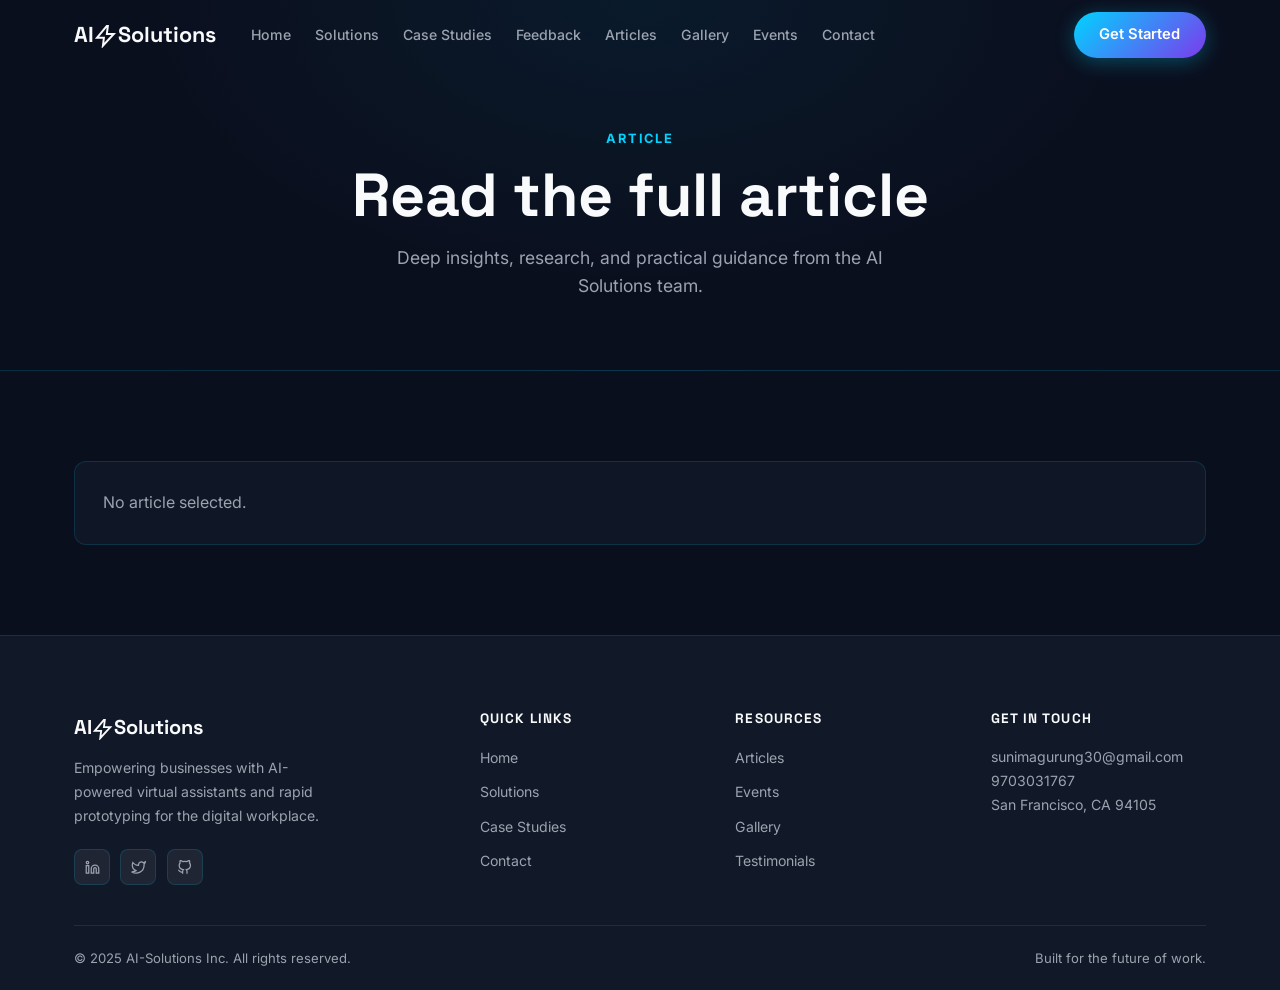
<file: frontend/article.html>
<!DOCTYPE html>
<html lang="en">
<head>
  <meta charset="UTF-8">
  <meta name="viewport" content="width=device-width,initial-scale=1">
  <title>Article | AI-Solutions</title>
  <meta name="description" content="Read the full AI Solutions article.">
  <link rel="icon" type="image/svg+xml" href="favicon.svg">
  <link rel="stylesheet" href="css/style.css">
</head>
<body>

<nav class="navbar" id="navbar">
  <div class="nav-inner">
    <a href="index.html" class="logo">AI<svg class="logo-icon" viewBox="0 0 24 24" fill="none" stroke="currentColor" stroke-width="2"><path d="M13 2 3 14h7l-1 8 11-12h-7l1-8Z"/></svg>Solutions</a>
    <ul class="nav-links" id="navLinks">
      <li><a href="index.html">Home</a></li>
      <li><a href="solutions.html">Solutions</a></li>
      <li><a href="case-studies.html">Case Studies</a></li>
      <li><a href="feedback.html">Feedback</a></li>
      <li><a href="articles.html">Articles</a></li>
      <li><a href="gallery.html">Gallery</a></li>
      <li><a href="events.html">Events</a></li>
      <li><a href="contact.html">Contact</a></li>
    </ul>
    <a href="contact.html" class="btn btn-primary nav-cta">Get Started</a>
    <button class="hamburger" id="hamburger" aria-label="Menu"><span></span><span></span><span></span></button>
  </div>
</nav>

<div class="pg-hero">
  <div class="wrap">
    <span class="eyebrow">Article</span>
    <h1>Read the full article</h1>
    <p>Deep insights, research, and practical guidance from the AI Solutions team.</p>
  </div>
</div>

<section class="section">
  <div class="wrap" id="articleDetail"></div>
</section>

<footer class="footer">
  <div class="wrap">
    <div class="fg-grid">
      <div class="fb-brand">
        <div class="logo">AI<svg class="logo-icon" viewBox="0 0 24 24" fill="none" stroke="currentColor" stroke-width="2"><path d="M13 2 3 14h7l-1 8 11-12h-7l1-8Z"/></svg>Solutions</div>
        <p>Empowering businesses with AI-powered virtual assistants and rapid prototyping for the digital workplace.</p>
        <div class="socials">
          <a href="#" class="soc" aria-label="LinkedIn"><svg viewBox="0 0 24 24" fill="none" stroke="currentColor" stroke-width="2"><path d="M16 8a6 6 0 016 6v7h-4v-7a2 2 0 00-2-2 2 2 0 00-2 2v7h-4v-7a6 6 0 016-6z"/><rect x="2" y="9" width="4" height="12"/><circle cx="4" cy="4" r="2"/></svg></a>
          <a href="#" class="soc" aria-label="Twitter"><svg viewBox="0 0 24 24" fill="none" stroke="currentColor" stroke-width="2"><path d="M23 3a10.9 10.9 0 01-3.14 1.53 4.48 4.48 0 00-7.86 3v1A10.66 10.66 0 013 4s-4 9 5 13a11.64 11.64 0 01-7 2c9 5 20 0 20-11.5a4.5 4.5 0 00-.08-.83A7.72 7.72 0 0023 3z"/></svg></a>
          <a href="#" class="soc" aria-label="GitHub"><svg viewBox="0 0 24 24" fill="none" stroke="currentColor" stroke-width="2"><path d="M9 19c-5 1.5-5-2.5-7-3m14 6v-3.87a3.37 3.37 0 00-.94-2.61c3.14-.35 6.44-1.54 6.44-7A5.44 5.44 0 0020 4.77 5.07 5.07 0 0019.91 1S18.73.65 16 2.48a13.38 13.38 0 00-7 0C6.27.65 5.09 1 5.09 1A5.07 5.07 0 005 4.77a5.44 5.44 0 00-1.5 3.78c0 5.42 3.3 6.61 6.44 7A3.37 3.37 0 009 18.13V22"/></svg></a>
        </div>
      </div>
      <div class="fc"><h4>Quick Links</h4><ul><li><a href="index.html">Home</a></li><li><a href="solutions.html">Solutions</a></li><li><a href="case-studies.html">Case Studies</a></li><li><a href="contact.html">Contact</a></li></ul></div>
      <div class="fc"><h4>Resources</h4><ul><li><a href="articles.html">Articles</a></li><li><a href="events.html">Events</a></li><li><a href="gallery.html">Gallery</a></li><li><a href="feedback.html">Testimonials</a></li></ul></div>
      <div class="fc"><h4>Get In Touch</h4><p>sunimagurung30@gmail.com<br>9703031767<br>San Francisco, CA 94105</p></div>
    </div>
    <div class="f-bottom">
      <p>&copy; 2025 AI-Solutions Inc. All rights reserved.</p>
      <p>Built for the future of work.</p>
    </div>
  </div>
</footer>
<script src="js/main.js"></script>
</body>
</html>
</file>
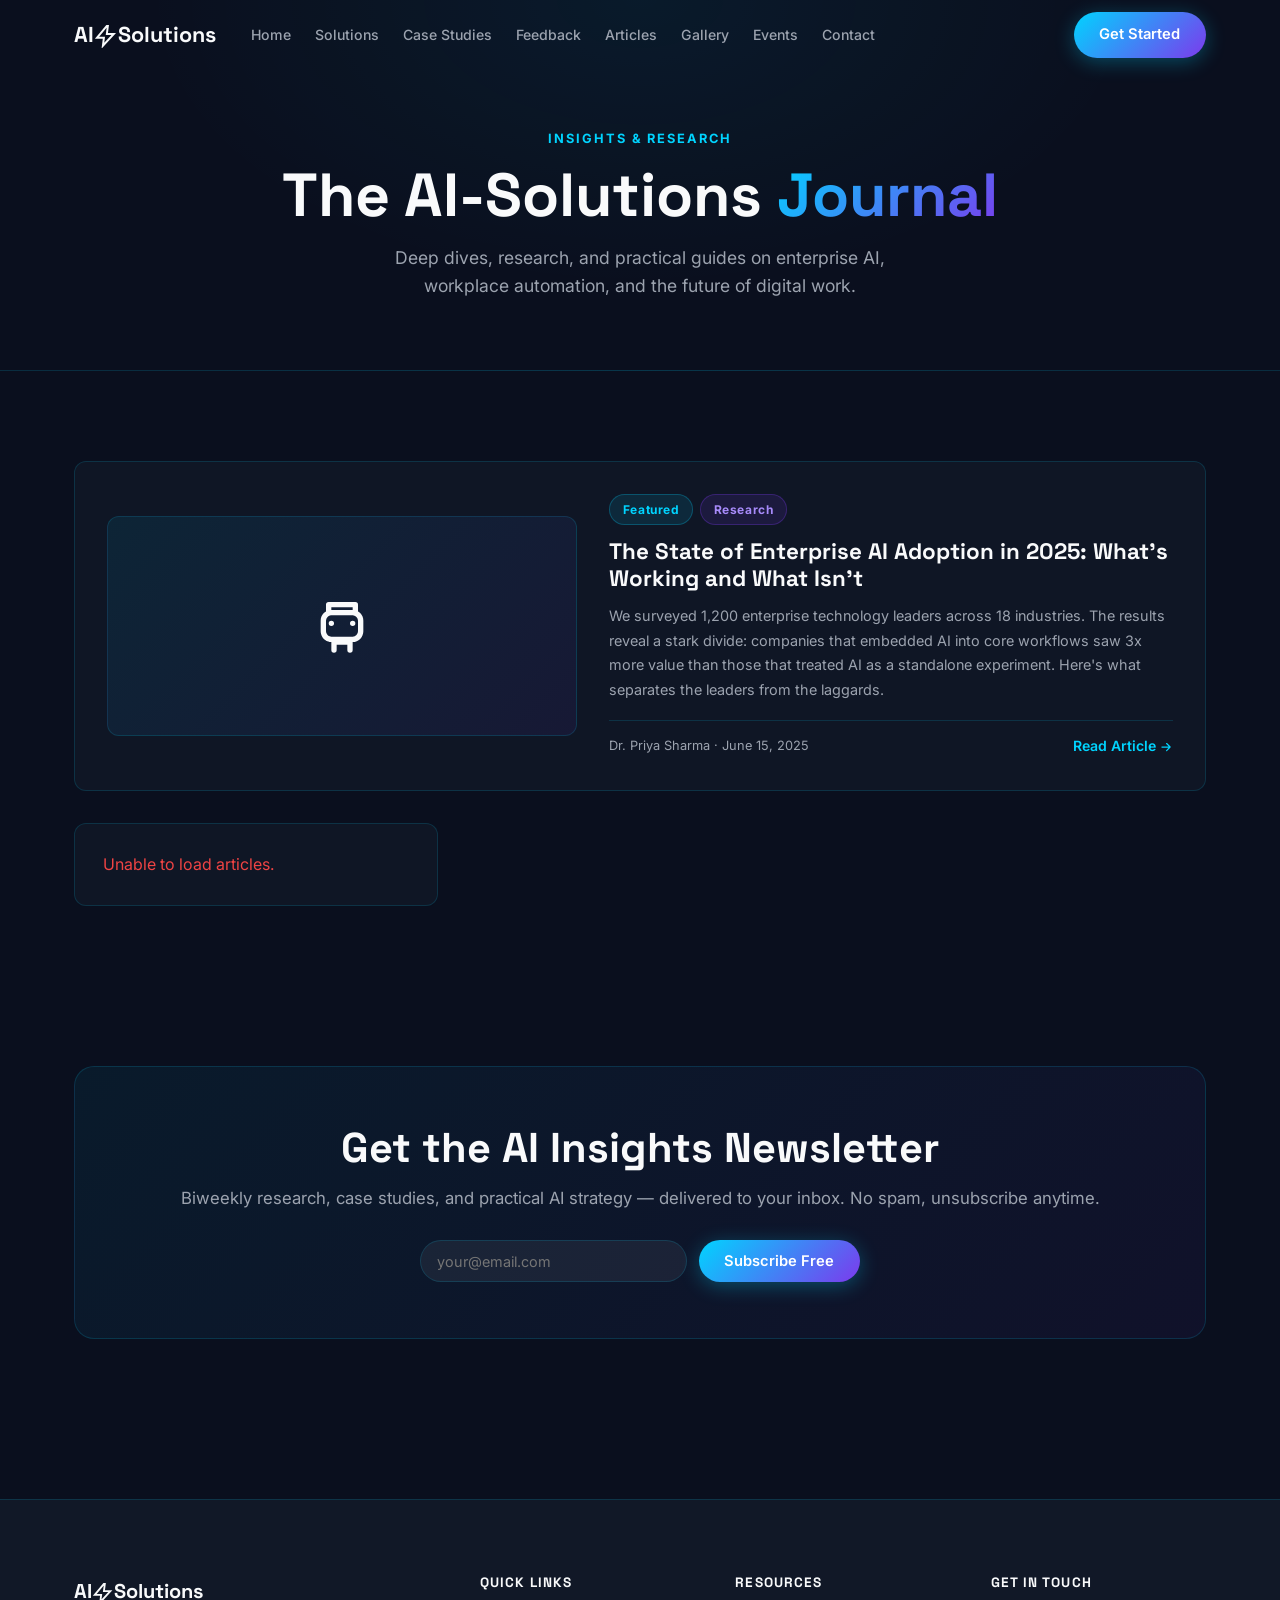
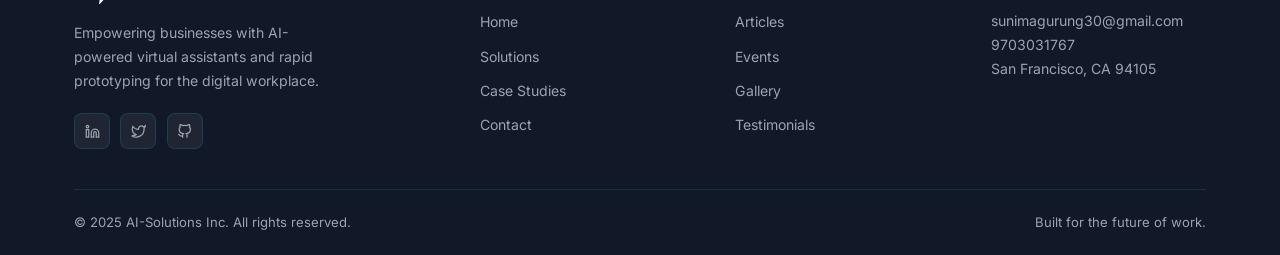
<file: frontend/articles.html>
<!DOCTYPE html>
<html lang="en">
<head>
  <meta charset="UTF-8">
  <meta name="viewport" content="width=device-width,initial-scale=1">
  <title>Articles | AI-Solutions</title>
  <meta name="description" content="Expert insights on enterprise AI, digital employee experience, automation, and the future of work from the AI-Solutions team.">
  <link rel="icon" type="image/svg+xml" href="favicon.svg">
  <link rel="stylesheet" href="css/style.css">
</head>
<body>

<nav class="navbar" id="navbar">
  <div class="nav-inner">
    <a href="index.html" class="logo">AI<svg class="logo-icon" viewBox="0 0 24 24" fill="none" stroke="currentColor" stroke-width="2"><path d="M13 2 3 14h7l-1 8 11-12h-7l1-8Z"/></svg>Solutions</a>
    <ul class="nav-links" id="navLinks">
      <li><a href="index.html">Home</a></li>
      <li><a href="solutions.html">Solutions</a></li>
      <li><a href="case-studies.html">Case Studies</a></li>
      <li><a href="feedback.html">Feedback</a></li>
      <li><a href="articles.html">Articles</a></li>
      <li><a href="gallery.html">Gallery</a></li>
      <li><a href="events.html">Events</a></li>
      <li><a href="contact.html">Contact</a></li>
    </ul>
    <a href="contact.html" class="btn btn-primary nav-cta">Get Started</a>
    <button class="hamburger" id="hamburger" aria-label="Menu"><span></span><span></span><span></span></button>
  </div>
</nav>

<div class="pg-hero">
  <div class="wrap">
    <span class="eyebrow">Insights & Research</span>
    <h1>The AI-Solutions <span class="grad-text">Journal</span></h1>
    <p>Deep dives, research, and practical guides on enterprise AI, workplace automation, and the future of digital work.</p>
  </div>
</div>

<section class="section">
  <div class="wrap">
    <!-- Featured -->
    <div class="card reveal" style="display:grid;grid-template-columns:1fr 1.2fr;gap:2rem;align-items:center;margin-bottom:2rem;padding:2rem">
      <div style="border-radius:var(--r);overflow:hidden;background:linear-gradient(135deg,rgba(0,212,255,.08),rgba(124,58,237,.08));border:1px solid var(--border);height:220px;display:flex;align-items:center;justify-content:center;font-size:4rem"><svg class="inline-icon" viewBox="0 0 24 24" fill="none" stroke="currentColor" stroke-width="2"><rect x="5" y="7" width="14" height="10" rx="3"/><path d="M8 11h.01M16 11h.01M9 21v-3h6v3"/><path d="M7 7V4h10v3"/></svg></div>
      <div>
        <div class="art-tags">
          <span class="badge bc">Featured</span>
          <span class="badge bp">Research</span>
        </div>
        <h2 style="font-size:1.4rem;margin-bottom:.75rem"><a href="article.html?id=enterprise-ai-adoption-2025" style="transition:color var(--t)">The State of Enterprise AI Adoption in 2025: What's Working and What Isn't</a></h2>
        <p class="art-exc">We surveyed 1,200 enterprise technology leaders across 18 industries. The results reveal a stark divide: companies that embedded AI into core workflows saw 3x more value than those that treated AI as a standalone experiment. Here's what separates the leaders from the laggards.</p>
        <div class="art-meta">
          <span>Dr. Priya Sharma · June 15, 2025</span>
          <a href="article.html?id=enterprise-ai-adoption-2025" class="rm">Read Article <svg class="inline-icon" viewBox="0 0 24 24" fill="none" stroke="currentColor" stroke-width="2"><path d="M5 12h14M13 6l6 6-6 6"/></svg></a>
        </div>
      </div>
    </div>

    <div class="g3" id="articleGrid"></div>
    <div class="pagination-bar" id="articlePagination" style="display:none">
      <button class="btn btn-ghost btn-sm pagination-btn" id="articlePrevBtn" type="button">Previous</button>
      <span class="pagination-info" id="articlePageLabel">Page 1</span>
      <button class="btn btn-ghost btn-sm pagination-btn" id="articleNextBtn" type="button">Next</button>
    </div>
  </div>
</section>

<!-- NEWSLETTER -->
<section class="section" style="padding-top:0">
  <div class="wrap">
    <div class="cta-band reveal">
      <h2>Get the AI Insights Newsletter</h2>
      <p>Biweekly research, case studies, and practical AI strategy — delivered to your inbox. No spam, unsubscribe anytime.</p>
      <div style="display:flex;gap:.75rem;max-width:440px;margin:0 auto;flex-wrap:wrap;justify-content:center">
        <input type="email" placeholder="your@email.com" style="flex:1;min-width:200px;padding:.72rem 1rem;border-radius:50px;background:rgba(255,255,255,.06);border:1px solid var(--border);color:var(--text);font-family:var(--bf);font-size:.9rem;outline:none">
        <button class="btn btn-primary" onclick='this.textContent="Subscribed <svg class=\"inline-icon\" viewBox=\"0 0 24 24\" fill=\"none\" stroke=\"currentColor\" stroke-width=\"2\"><path d=\"M5 13l4 4L19 7\"/></svg>";this.disabled=true'>Subscribe Free</button>
      </div>
    </div>
  </div>
</section>

<footer class="footer">
  <div class="wrap">
    <div class="fg-grid">
      <div class="fb-brand">
        <div class="logo">AI<svg class="logo-icon" viewBox="0 0 24 24" fill="none" stroke="currentColor" stroke-width="2"><path d="M13 2 3 14h7l-1 8 11-12h-7l1-8Z"/></svg>Solutions</div>
        <p>Empowering businesses with AI-powered virtual assistants and rapid prototyping for the digital workplace.</p>
        <div class="socials">
          <a href="#" class="soc" aria-label="LinkedIn"><svg viewBox="0 0 24 24" fill="none" stroke="currentColor" stroke-width="2"><path d="M16 8a6 6 0 016 6v7h-4v-7a2 2 0 00-2-2 2 2 0 00-2 2v7h-4v-7a6 6 0 016-6z"/><rect x="2" y="9" width="4" height="12"/><circle cx="4" cy="4" r="2"/></svg></a>
          <a href="#" class="soc" aria-label="Twitter"><svg viewBox="0 0 24 24" fill="none" stroke="currentColor" stroke-width="2"><path d="M23 3a10.9 10.9 0 01-3.14 1.53 4.48 4.48 0 00-7.86 3v1A10.66 10.66 0 013 4s-4 9 5 13a11.64 11.64 0 01-7 2c9 5 20 0 20-11.5a4.5 4.5 0 00-.08-.83A7.72 7.72 0 0023 3z"/></svg></a>
          <a href="#" class="soc" aria-label="GitHub"><svg viewBox="0 0 24 24" fill="none" stroke="currentColor" stroke-width="2"><path d="M9 19c-5 1.5-5-2.5-7-3m14 6v-3.87a3.37 3.37 0 00-.94-2.61c3.14-.35 6.44-1.54 6.44-7A5.44 5.44 0 0020 4.77 5.07 5.07 0 0019.91 1S18.73.65 16 2.48a13.38 13.38 0 00-7 0C6.27.65 5.09 1 5.09 1A5.07 5.07 0 005 4.77a5.44 5.44 0 00-1.5 3.78c0 5.42 3.3 6.61 6.44 7A3.37 3.37 0 009 18.13V22"/></svg></a>
        </div>
      </div>
      <div class="fc"><h4>Quick Links</h4><ul><li><a href="index.html">Home</a></li><li><a href="solutions.html">Solutions</a></li><li><a href="case-studies.html">Case Studies</a></li><li><a href="contact.html">Contact</a></li></ul></div>
      <div class="fc"><h4>Resources</h4><ul><li><a href="articles.html">Articles</a></li><li><a href="events.html">Events</a></li><li><a href="gallery.html">Gallery</a></li><li><a href="feedback.html">Testimonials</a></li></ul></div>
      <div class="fc"><h4>Get In Touch</h4><p>sunimagurung30@gmail.com<br>9703031767<br>San Francisco, CA 94105</p></div>
    </div>
    <div class="f-bottom">
      <p>&copy; 2025 AI-Solutions Inc. All rights reserved.</p>
      <p>Built for the future of work.</p>
    </div>
  </div>
</footer>
<script src="js/main.js"></script>
</body>
</html>
</file>
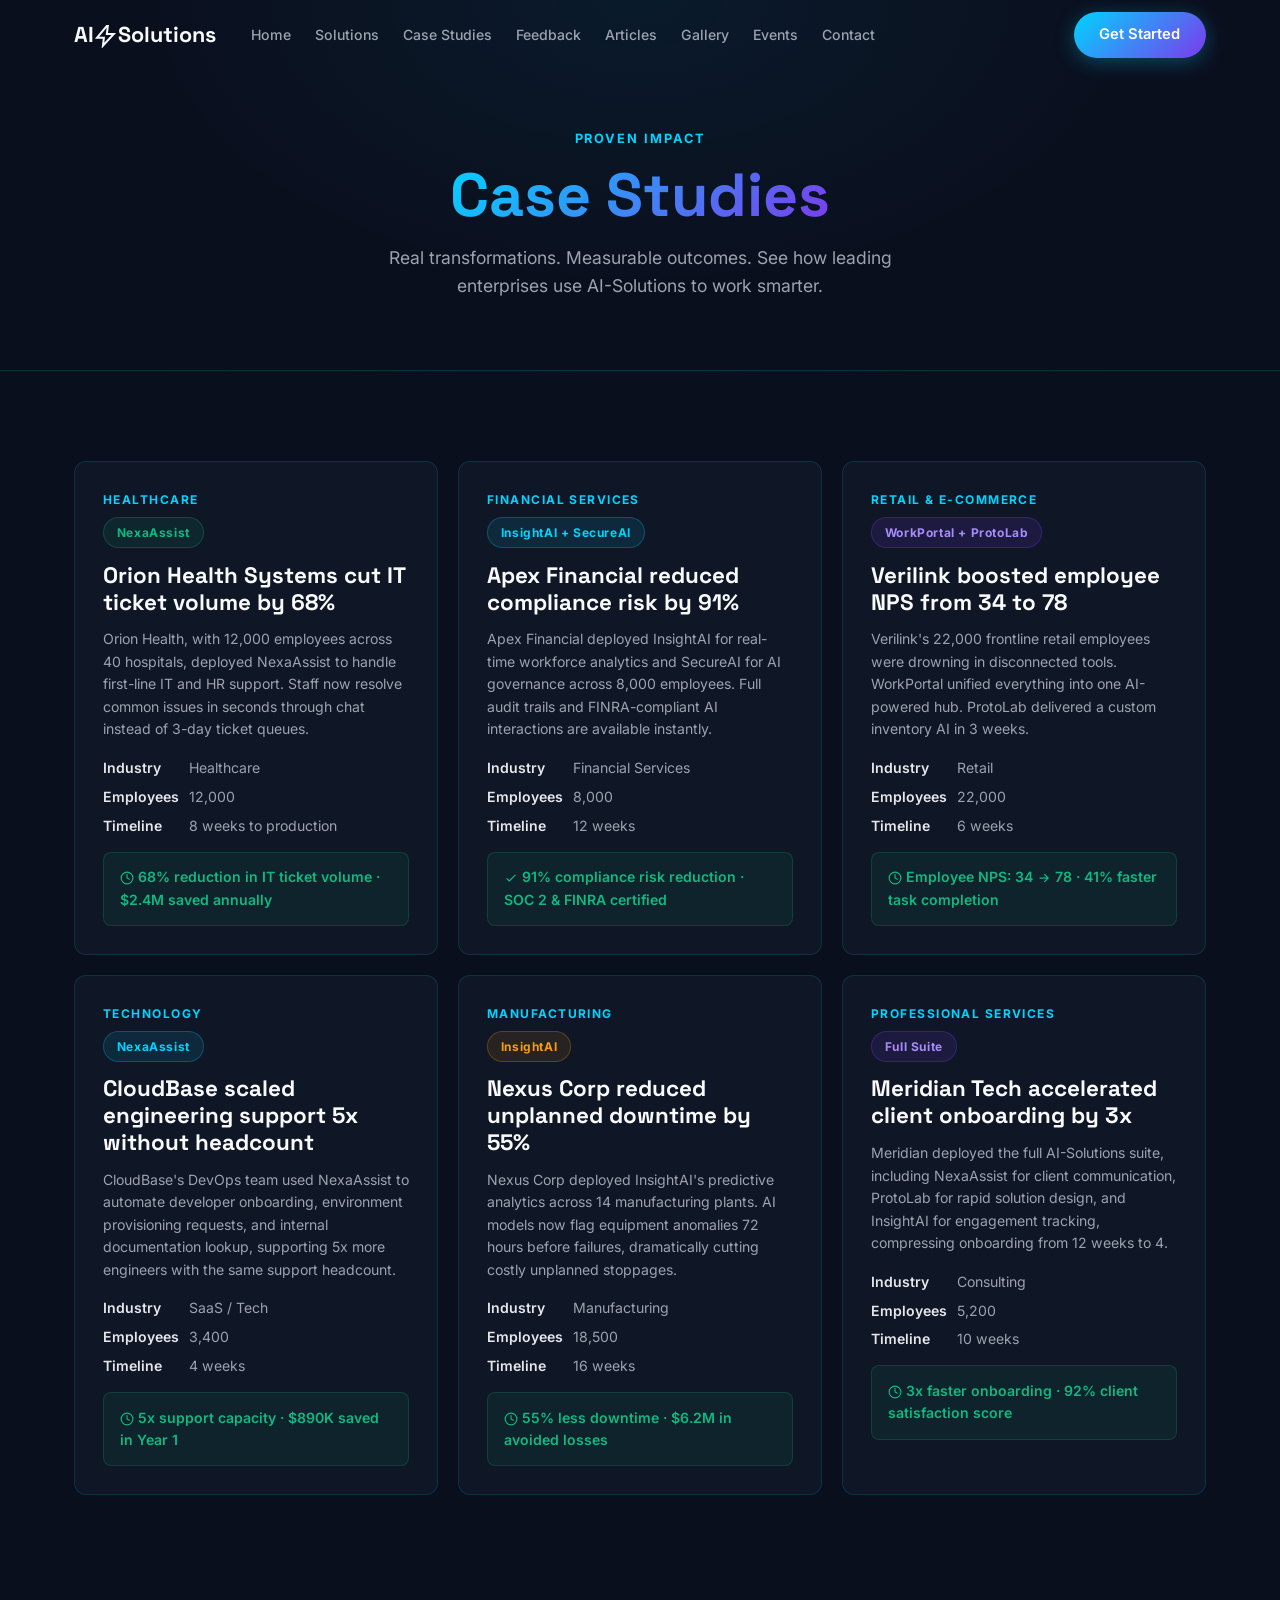
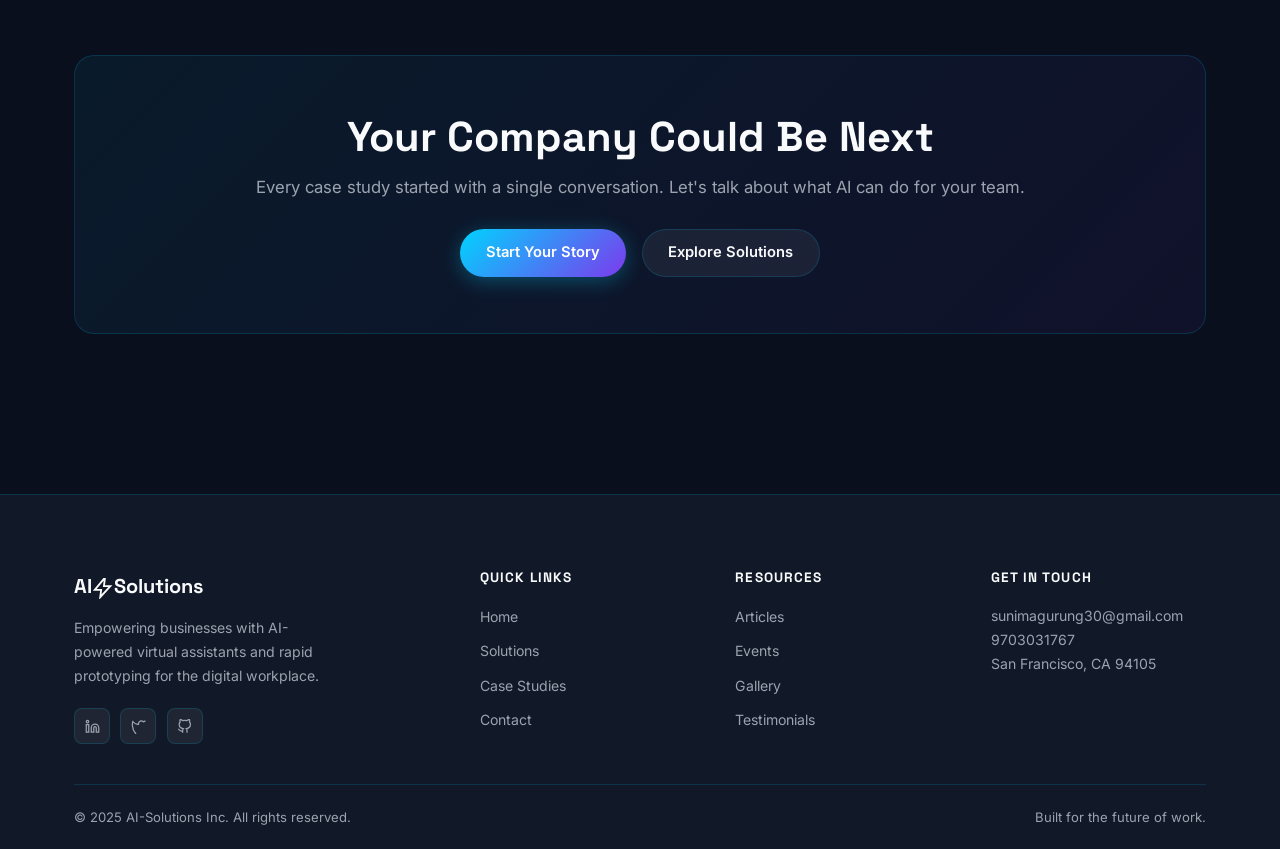
<file: frontend/case-studies.html>
<!DOCTYPE html>
<html lang="en">
<head>
  <meta charset="UTF-8">
  <meta name="viewport" content="width=device-width,initial-scale=1">
  <title>Case Studies | AI-Solutions</title>
  <meta name="description" content="Real results from real companies. See how AI-Solutions transformed operations across healthcare, finance, retail, and tech.">
  <link rel="icon" type="image/svg+xml" href="favicon.svg">
  <link rel="stylesheet" href="css/style.css">
</head>
<body>

<nav class="navbar" id="navbar">
  <div class="nav-inner">
    <a href="index.html" class="logo">AI<svg class="logo-icon" viewBox="0 0 24 24" fill="none" stroke="currentColor" stroke-width="2"><path d="M13 2 3 14h7l-1 8 11-12h-7l1-8Z"/></svg>Solutions</a>
    <ul class="nav-links" id="navLinks">
      <li><a href="index.html">Home</a></li>
      <li><a href="solutions.html">Solutions</a></li>
      <li><a href="case-studies.html">Case Studies</a></li>
      <li><a href="feedback.html">Feedback</a></li>
      <li><a href="articles.html">Articles</a></li>
      <li><a href="gallery.html">Gallery</a></li>
      <li><a href="events.html">Events</a></li>
      <li><a href="contact.html">Contact</a></li>
    </ul>
    <a href="contact.html" class="btn btn-primary nav-cta">Get Started</a>
    <button class="hamburger" id="hamburger" aria-label="Menu"><span></span><span></span><span></span></button>
  </div>
</nav>

<div class="pg-hero">
  <div class="wrap">
    <span class="eyebrow">Proven Impact</span>
    <h1><span class="grad-text">Case Studies</span></h1>
    <p>Real transformations. Measurable outcomes. See how leading enterprises use AI-Solutions to work smarter.</p>
  </div>
</div>

<section class="section">
  <div class="wrap">
    <div class="g3">

      <div class="card reveal d1">
        <div class="case-ind">Healthcare</div>
        <span class="badge bg-badge" style="margin-bottom:.9rem">NexaAssist</span>
        <h3>Orion Health Systems cut IT ticket volume by 68%</h3>
        <p style="font-size:.88rem;margin:.75rem 0 1rem">Orion Health, with 12,000 employees across 40 hospitals, deployed NexaAssist to handle first-line IT and HR support. Staff now resolve common issues in seconds through chat instead of 3-day ticket queues.</p>
        <div class="case-row"><span class="lbl">Industry</span><span class="val">Healthcare</span></div>
        <div class="case-row"><span class="lbl">Employees</span><span class="val">12,000</span></div>
        <div class="case-row"><span class="lbl">Timeline</span><span class="val">8 weeks to production</span></div>
        <div class="case-out"><svg class="inline-icon" viewBox="0 0 24 24" fill="none" stroke="currentColor" stroke-width="2"><circle cx="12" cy="12" r="10"/><path d="M12 6v6l4 2"/></svg> 68% reduction in IT ticket volume · $2.4M saved annually</div>
      </div>

      <div class="card reveal d2">
        <div class="case-ind">Financial Services</div>
        <span class="badge bc" style="margin-bottom:.9rem">InsightAI + SecureAI</span>
        <h3>Apex Financial reduced compliance risk by 91%</h3>
        <p style="font-size:.88rem;margin:.75rem 0 1rem">Apex Financial deployed InsightAI for real-time workforce analytics and SecureAI for AI governance across 8,000 employees. Full audit trails and FINRA-compliant AI interactions are available instantly.</p>
        <div class="case-row"><span class="lbl">Industry</span><span class="val">Financial Services</span></div>
        <div class="case-row"><span class="lbl">Employees</span><span class="val">8,000</span></div>
        <div class="case-row"><span class="lbl">Timeline</span><span class="val">12 weeks</span></div>
        <div class="case-out"><svg class="inline-icon" viewBox="0 0 24 24" fill="none" stroke="currentColor" stroke-width="2"><path d="M5 13l4 4L19 7"/></svg> 91% compliance risk reduction · SOC 2 & FINRA certified</div>
      </div>

      <div class="card reveal d3">
        <div class="case-ind">Retail & E-commerce</div>
        <span class="badge bp" style="margin-bottom:.9rem">WorkPortal + ProtoLab</span>
        <h3>Verilink boosted employee NPS from 34 to 78</h3>
        <p style="font-size:.88rem;margin:.75rem 0 1rem">Verilink's 22,000 frontline retail employees were drowning in disconnected tools. WorkPortal unified everything into one AI-powered hub. ProtoLab delivered a custom inventory AI in 3 weeks.</p>
        <div class="case-row"><span class="lbl">Industry</span><span class="val">Retail</span></div>
        <div class="case-row"><span class="lbl">Employees</span><span class="val">22,000</span></div>
        <div class="case-row"><span class="lbl">Timeline</span><span class="val">6 weeks</span></div>
        <div class="case-out"><svg class="inline-icon" viewBox="0 0 24 24" fill="none" stroke="currentColor" stroke-width="2"><circle cx="12" cy="12" r="10"/><path d="M12 6v6l4 2"/></svg> Employee NPS: 34 <svg class="inline-icon" viewBox="0 0 24 24" fill="none" stroke="currentColor" stroke-width="2"><path d="M5 12h14M13 6l6 6-6 6"/></svg> 78 · 41% faster task completion</div>
      </div>

      <div class="card reveal d1">
        <div class="case-ind">Technology</div>
        <span class="badge bc" style="margin-bottom:.9rem">NexaAssist</span>
        <h3>CloudBase scaled engineering support 5x without headcount</h3>
        <p style="font-size:.88rem;margin:.75rem 0 1rem">CloudBase's DevOps team used NexaAssist to automate developer onboarding, environment provisioning requests, and internal documentation lookup, supporting 5x more engineers with the same support headcount.</p>
        <div class="case-row"><span class="lbl">Industry</span><span class="val">SaaS / Tech</span></div>
        <div class="case-row"><span class="lbl">Employees</span><span class="val">3,400</span></div>
        <div class="case-row"><span class="lbl">Timeline</span><span class="val">4 weeks</span></div>
        <div class="case-out"><svg class="inline-icon" viewBox="0 0 24 24" fill="none" stroke="currentColor" stroke-width="2"><circle cx="12" cy="12" r="10"/><path d="M12 6v6l4 2"/></svg> 5x support capacity · $890K saved in Year 1</div>
      </div>

      <div class="card reveal d2">
        <div class="case-ind">Manufacturing</div>
        <span class="badge ba" style="margin-bottom:.9rem">InsightAI</span>
        <h3>Nexus Corp reduced unplanned downtime by 55%</h3>
        <p style="font-size:.88rem;margin:.75rem 0 1rem">Nexus Corp deployed InsightAI's predictive analytics across 14 manufacturing plants. AI models now flag equipment anomalies 72 hours before failures, dramatically cutting costly unplanned stoppages.</p>
        <div class="case-row"><span class="lbl">Industry</span><span class="val">Manufacturing</span></div>
        <div class="case-row"><span class="lbl">Employees</span><span class="val">18,500</span></div>
        <div class="case-row"><span class="lbl">Timeline</span><span class="val">16 weeks</span></div>
        <div class="case-out"><svg class="inline-icon" viewBox="0 0 24 24" fill="none" stroke="currentColor" stroke-width="2"><circle cx="12" cy="12" r="10"/><path d="M12 6v6l4 2"/></svg> 55% less downtime · $6.2M in avoided losses</div>
      </div>

      <div class="card reveal d3">
        <div class="case-ind">Professional Services</div>
        <span class="badge bp" style="margin-bottom:.9rem">Full Suite</span>
        <h3>Meridian Tech accelerated client onboarding by 3x</h3>
        <p style="font-size:.88rem;margin:.75rem 0 1rem">Meridian deployed the full AI-Solutions suite, including NexaAssist for client communication, ProtoLab for rapid solution design, and InsightAI for engagement tracking, compressing onboarding from 12 weeks to 4.</p>
        <div class="case-row"><span class="lbl">Industry</span><span class="val">Consulting</span></div>
        <div class="case-row"><span class="lbl">Employees</span><span class="val">5,200</span></div>
        <div class="case-row"><span class="lbl">Timeline</span><span class="val">10 weeks</span></div>
        <div class="case-out"><svg class="inline-icon" viewBox="0 0 24 24" fill="none" stroke="currentColor" stroke-width="2"><circle cx="12" cy="12" r="10"/><path d="M12 6v6l4 2"/></svg> 3x faster onboarding · 92% client satisfaction score</div>
      </div>

    </div>
  </div>
</section>

<section class="section" style="padding-top:0">
  <div class="wrap">
    <div class="cta-band reveal">
      <h2>Your Company Could Be Next</h2>
      <p>Every case study started with a single conversation. Let's talk about what AI can do for your team.</p>
      <div class="cta-acts">
        <a href="contact.html" class="btn btn-primary">Start Your Story</a>
        <a href="solutions.html" class="btn btn-ghost">Explore Solutions</a>
      </div>
    </div>
  </div>
</section>

<footer class="footer">
  <div class="wrap">
    <div class="fg-grid">
      <div class="fb-brand">
        <div class="logo">AI<svg class="logo-icon" viewBox="0 0 24 24" fill="none" stroke="currentColor" stroke-width="2"><path d="M13 2 3 14h7l-1 8 11-12h-7l1-8Z"/></svg>Solutions</div>
        <p>Empowering businesses with AI-powered virtual assistants and rapid prototyping for the digital workplace.</p>
        <div class="socials">
          <a href="#" class="soc" aria-label="LinkedIn"><svg viewBox="0 0 24 24" fill="none" stroke="currentColor" stroke-width="2"><path d="M16 8a6 6 0 016 6v7h-4v-7a2 2 0 00-2-2 2 2 0 00-2 2v7h-4v-7a6 6 0 016-6z"/><rect x="2" y="9" width="4" height="12"/><circle cx="4" cy="4" r="2"/></svg></a>
          <a href="#" class="soc" aria-label="Twitter"><svg viewBox="0 0 24 24" fill="none" stroke="currentColor" stroke-width="2"><path d="M23 3a10.9 10.9 0 01-3.14 1.53 4.48 4.48 0 00-7.86 3v1A10.66 10.66 0 013 4s-4 9 5 20 0 20-11.5a4.5 4.5 0 00-.08-.83A7.72 7.72 0 0023 3z"/></svg></a>
          <a href="#" class="soc" aria-label="GitHub"><svg viewBox="0 0 24 24" fill="none" stroke="currentColor" stroke-width="2"><path d="M9 19c-5 1.5-5-2.5-7-3m14 6v-3.87a3.37 3.37 0 00-.94-2.61c3.14-.35 6.44-1.54 6.44-7A5.44 5.44 0 0020 4.77 5.07 5.07 0 0019.91 1S18.73.65 16 2.48a13.38 13.38 0 00-7 0C6.27.65 5.09 1 5.09 1A5.07 5.07 0 005 4.77a5.44 5.44 0 00-1.5 3.78c0 5.42 3.3 6.61 6.44 7A3.37 3.37 0 009 18.13V22"/></svg></a>
        </div>
      </div>
      <div class="fc"><h4>Quick Links</h4><ul><li><a href="index.html">Home</a></li><li><a href="solutions.html">Solutions</a></li><li><a href="case-studies.html">Case Studies</a></li><li><a href="contact.html">Contact</a></li></ul></div>
      <div class="fc"><h4>Resources</h4><ul><li><a href="articles.html">Articles</a></li><li><a href="events.html">Events</a></li><li><a href="gallery.html">Gallery</a></li><li><a href="feedback.html">Testimonials</a></li></ul></div>
      <div class="fc"><h4>Get In Touch</h4><p>sunimagurung30@gmail.com<br>9703031767<br>San Francisco, CA 94105</p></div>
    </div>
    <div class="f-bottom">
      <p>&copy; 2025 AI-Solutions Inc. All rights reserved.</p>
      <p>Built for the future of work.</p>
    </div>
  </div>
</footer>
<script src="js/main.js"></script>
</body>
</html>
</file>
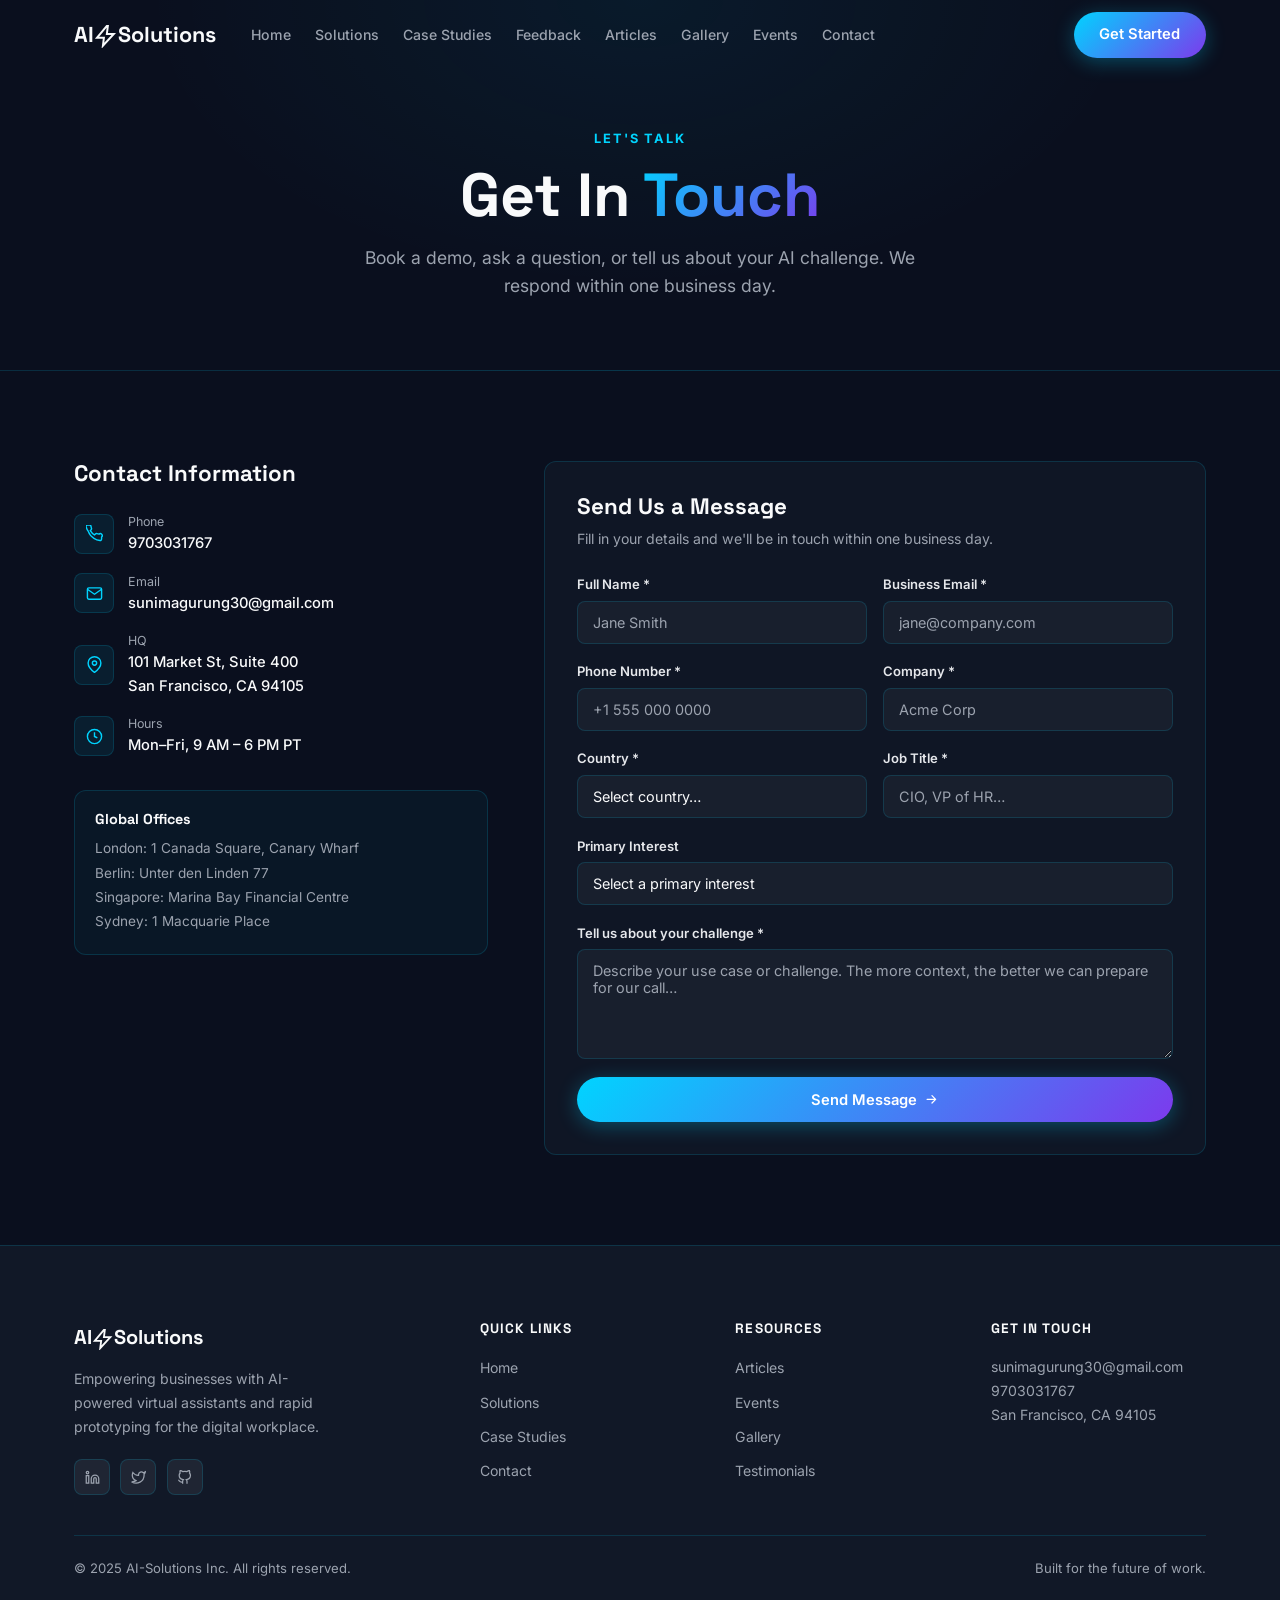
<file: frontend/contact.html>
<!DOCTYPE html>
<html lang="en">
<head>
  <meta charset="UTF-8">
  <meta name="viewport" content="width=device-width,initial-scale=1">
  <title>Contact | AI-Solutions</title>
  <meta name="description" content="Get in touch with AI-Solutions. Book a demo, ask a question, or start your AI transformation journey today.">
  <link rel="icon" type="image/svg+xml" href="favicon.svg">
  <link rel="stylesheet" href="css/style.css">
</head>
<body>

<nav class="navbar" id="navbar">
  <div class="nav-inner">
    <a href="index.html" class="logo">AI<svg class="logo-icon" viewBox="0 0 24 24" fill="none" stroke="currentColor" stroke-width="2"><path d="M13 2 3 14h7l-1 8 11-12h-7l1-8Z"/></svg>Solutions</a>
    <ul class="nav-links" id="navLinks">
      <li><a href="index.html">Home</a></li>
      <li><a href="solutions.html">Solutions</a></li>
      <li><a href="case-studies.html">Case Studies</a></li>
      <li><a href="feedback.html">Feedback</a></li>
      <li><a href="articles.html">Articles</a></li>
      <li><a href="gallery.html">Gallery</a></li>
      <li><a href="events.html">Events</a></li>
      <li><a href="contact.html">Contact</a></li>
    </ul>
    <a href="contact.html" class="btn btn-primary nav-cta">Get Started</a>
    <button class="hamburger" id="hamburger" aria-label="Menu"><span></span><span></span><span></span></button>
  </div>
</nav>

<div class="pg-hero">
  <div class="wrap">
    <span class="eyebrow">Let's Talk</span>
    <h1>Get In <span class="grad-text">Touch</span></h1>
    <p>Book a demo, ask a question, or tell us about your AI challenge. We respond within one business day.</p>
  </div>
</div>

<section class="section">
  <div class="wrap">
    <div class="contact-grid">
      <!-- Info -->
      <div class="reveal-l">
        <h3 style="margin-bottom:1.5rem">Contact Information</h3>
        <div class="ci-row">
          <div class="ci-icon"><svg viewBox="0 0 24 24" fill="none" stroke="currentColor" stroke-width="2"><path d="M22 16.92v3a2 2 0 01-2.18 2 19.79 19.79 0 01-8.63-3.07A19.5 19.5 0 013.07 8.63 19.79 19.79 0 01.01 2 2 2 0 012 0h3a2 2 0 012 1.72c.127.96.361 1.903.7 2.81a2 2 0 01-.45 2.11L6.09 7.91a16 16 0 006 6l1.27-1.27a2 2 0 012.11-.45c.907.339 1.85.573 2.81.7A2 2 0 0122 16.92z"/></svg></div>
          <div><div class="ci-lbl">Phone</div><div class="ci-val">9703031767</div></div>
        </div>
        <div class="ci-row">
          <div class="ci-icon"><svg viewBox="0 0 24 24" fill="none" stroke="currentColor" stroke-width="2"><path d="M4 4h16c1.1 0 2 .9 2 2v12c0 1.1-.9 2-2 2H4c-1.1 0-2-.9-2-2V6c0-1.1.9-2 2-2z"/><polyline points="22,6 12,13 2,6"/></svg></div>
          <div><div class="ci-lbl">Email</div><div class="ci-val">sunimagurung30@gmail.com</div></div>
        </div>
        <div class="ci-row">
          <div class="ci-icon"><svg viewBox="0 0 24 24" fill="none" stroke="currentColor" stroke-width="2"><path d="M21 10c0 7-9 13-9 13s-9-6-9-13a9 9 0 0118 0z"/><circle cx="12" cy="10" r="3"/></svg></div>
          <div><div class="ci-lbl">HQ</div><div class="ci-val">101 Market St, Suite 400<br>San Francisco, CA 94105</div></div>
        </div>
        <div class="ci-row">
          <div class="ci-icon"><svg viewBox="0 0 24 24" fill="none" stroke="currentColor" stroke-width="2"><circle cx="12" cy="12" r="10"/><path d="M12 6v6l4 2"/></svg></div>
          <div><div class="ci-lbl">Hours</div><div class="ci-val">Mon–Fri, 9 AM – 6 PM PT</div></div>
        </div>

        <div style="margin-top:2rem;padding:1.25rem;border-radius:var(--r);background:rgba(0,212,255,.04);border:1px solid var(--border)">
          <h4 style="font-size:.9rem;margin-bottom:.5rem">Global Offices</h4>
          <p style="font-size:.85rem;line-height:1.8">
            London: 1 Canada Square, Canary Wharf<br>
            Berlin: Unter den Linden 77<br>
            Singapore: Marina Bay Financial Centre<br>
            Sydney: 1 Macquarie Place
          </p>
        </div>
      </div>

      <!-- Form -->
      <div class="card reveal-r" style="padding:2rem">
        <h3 style="margin-bottom:.4rem">Send Us a Message</h3>
        <p style="font-size:.88rem;margin-bottom:1.5rem">Fill in your details and we'll be in touch within one business day.</p>

        <form class="cform" id="contactForm" novalidate>
          <div class="fr">
            <div class="fg">
              <label for="fullName">Full Name *</label>
              <input type="text" id="fullName" name="fullName" placeholder="Jane Smith" required>
              <span class="ferr" id="fullNameErr"></span>
            </div>
            <div class="fg">
              <label for="email">Business Email *</label>
              <input type="email" id="email" name="email" placeholder="jane@company.com" required>
              <span class="ferr" id="emailErr"></span>
            </div>
          </div>
          <div class="fr">
            <div class="fg">
              <label for="phone">Phone Number *</label>
              <input type="tel" id="phone" name="phone" placeholder="+1 555 000 0000" required>
              <span class="ferr" id="phoneErr"></span>
            </div>
            <div class="fg">
              <label for="company">Company *</label>
              <input type="text" id="company" name="company" placeholder="Acme Corp" required>
              <span class="ferr" id="companyErr"></span>
            </div>
          </div>
          <div class="fr">
            <div class="fg">
              <label for="country">Country *</label>
              <select id="country" name="country" required>
                <option value="">Select country…</option>
                <option>United States</option>
                <option>United Kingdom</option>
                <option>Germany</option>
                <option>France</option>
                <option>Australia</option>
                <option>Canada</option>
                <option>Singapore</option>
                <option>India</option>
                <option>Japan</option>
                <option>Other</option>
              </select>
              <span class="ferr" id="countryErr"></span>
            </div>
            <div class="fg">
              <label for="jobTitle">Job Title *</label>
              <input type="text" id="jobTitle" name="jobTitle" placeholder="CIO, VP of HR…" required>
              <span class="ferr" id="jobTitleErr"></span>
            </div>
          </div>
          <div class="fg">
            <label for="interest">Primary Interest</label>
            <select id="interest" name="interest">
              <option value="">Select a primary interest</option>
              <option>NexaAssist — AI Virtual Assistant</option>
              <option>ProtoLab — Rapid Prototyping</option>
              <option>WorkPortal — Digital Employee Hub</option>
              <option>InsightAI — Analytics</option>
              <option>SecureAI — AI Governance</option>
              <option>Consulting Services</option>
              <option>General Inquiry</option>
            </select>
          </div>
          <div class="fg">
            <label for="jobDetails">Tell us about your challenge *</label>
            <textarea id="jobDetails" name="jobDetails" placeholder="Describe your use case or challenge. The more context, the better we can prepare for our call…" required></textarea>
            <span class="ferr" id="jobDetailsErr"></span>
          </div>
          <button type="submit" class="btn btn-primary" style="width:100%;justify-content:center;padding:.85rem">Send Message <svg class="inline-icon" viewBox="0 0 24 24" fill="none" stroke="currentColor" stroke-width="2"><path d="M5 12h14M13 6l6 6-6 6"/></svg></button>
        </form>

        <div class="fsuc" id="formSuccess">
          <div style="font-size:2.5rem;margin-bottom:.5rem"><svg class="inline-icon" viewBox="0 0 24 24" fill="none" stroke="currentColor" stroke-width="2"><path d="M5 13l4 4L19 7"/></svg></div>
          <h3>Message Received!</h3>
          <p>Thank you — a member of our team will be in touch within one business day.</p>
        </div>
      </div>
    </div>
  </div>
</section>

<footer class="footer">
  <div class="wrap">
    <div class="fg-grid">
      <div class="fb-brand">
        <div class="logo">AI<svg class="logo-icon" viewBox="0 0 24 24" fill="none" stroke="currentColor" stroke-width="2"><path d="M13 2 3 14h7l-1 8 11-12h-7l1-8Z"/></svg>Solutions</div>
        <p>Empowering businesses with AI-powered virtual assistants and rapid prototyping for the digital workplace.</p>
        <div class="socials">
          <a href="#" class="soc" aria-label="LinkedIn"><svg viewBox="0 0 24 24" fill="none" stroke="currentColor" stroke-width="2"><path d="M16 8a6 6 0 016 6v7h-4v-7a2 2 0 00-2-2 2 2 0 00-2 2v7h-4v-7a6 6 0 016-6z"/><rect x="2" y="9" width="4" height="12"/><circle cx="4" cy="4" r="2"/></svg></a>
          <a href="#" class="soc" aria-label="Twitter"><svg viewBox="0 0 24 24" fill="none" stroke="currentColor" stroke-width="2"><path d="M23 3a10.9 10.9 0 01-3.14 1.53 4.48 4.48 0 00-7.86 3v1A10.66 10.66 0 013 4s-4 9 5 13a11.64 11.64 0 01-7 2c9 5 20 0 20-11.5a4.5 4.5 0 00-.08-.83A7.72 7.72 0 0023 3z"/></svg></a>
          <a href="#" class="soc" aria-label="GitHub"><svg viewBox="0 0 24 24" fill="none" stroke="currentColor" stroke-width="2"><path d="M9 19c-5 1.5-5-2.5-7-3m14 6v-3.87a3.37 3.37 0 00-.94-2.61c3.14-.35 6.44-1.54 6.44-7A5.44 5.44 0 0020 4.77 5.07 5.07 0 0019.91 1S18.73.65 16 2.48a13.38 13.38 0 00-7 0C6.27.65 5.09 1 5.09 1A5.07 5.07 0 005 4.77a5.44 5.44 0 00-1.5 3.78c0 5.42 3.3 6.61 6.44 7A3.37 3.37 0 009 18.13V22"/></svg></a>
        </div>
      </div>
      <div class="fc"><h4>Quick Links</h4><ul><li><a href="index.html">Home</a></li><li><a href="solutions.html">Solutions</a></li><li><a href="case-studies.html">Case Studies</a></li><li><a href="contact.html">Contact</a></li></ul></div>
      <div class="fc"><h4>Resources</h4><ul><li><a href="articles.html">Articles</a></li><li><a href="events.html">Events</a></li><li><a href="gallery.html">Gallery</a></li><li><a href="feedback.html">Testimonials</a></li></ul></div>
      <div class="fc"><h4>Get In Touch</h4><p>sunimagurung30@gmail.com<br>9703031767<br>San Francisco, CA 94105</p></div>
    </div>
    <div class="f-bottom">
      <p>&copy; 2025 AI-Solutions Inc. All rights reserved.</p>
      <p>Built for the future of work.</p>
    </div>
  </div>
</footer>
<script src="js/main.js"></script>
</body>
</html>
</file>
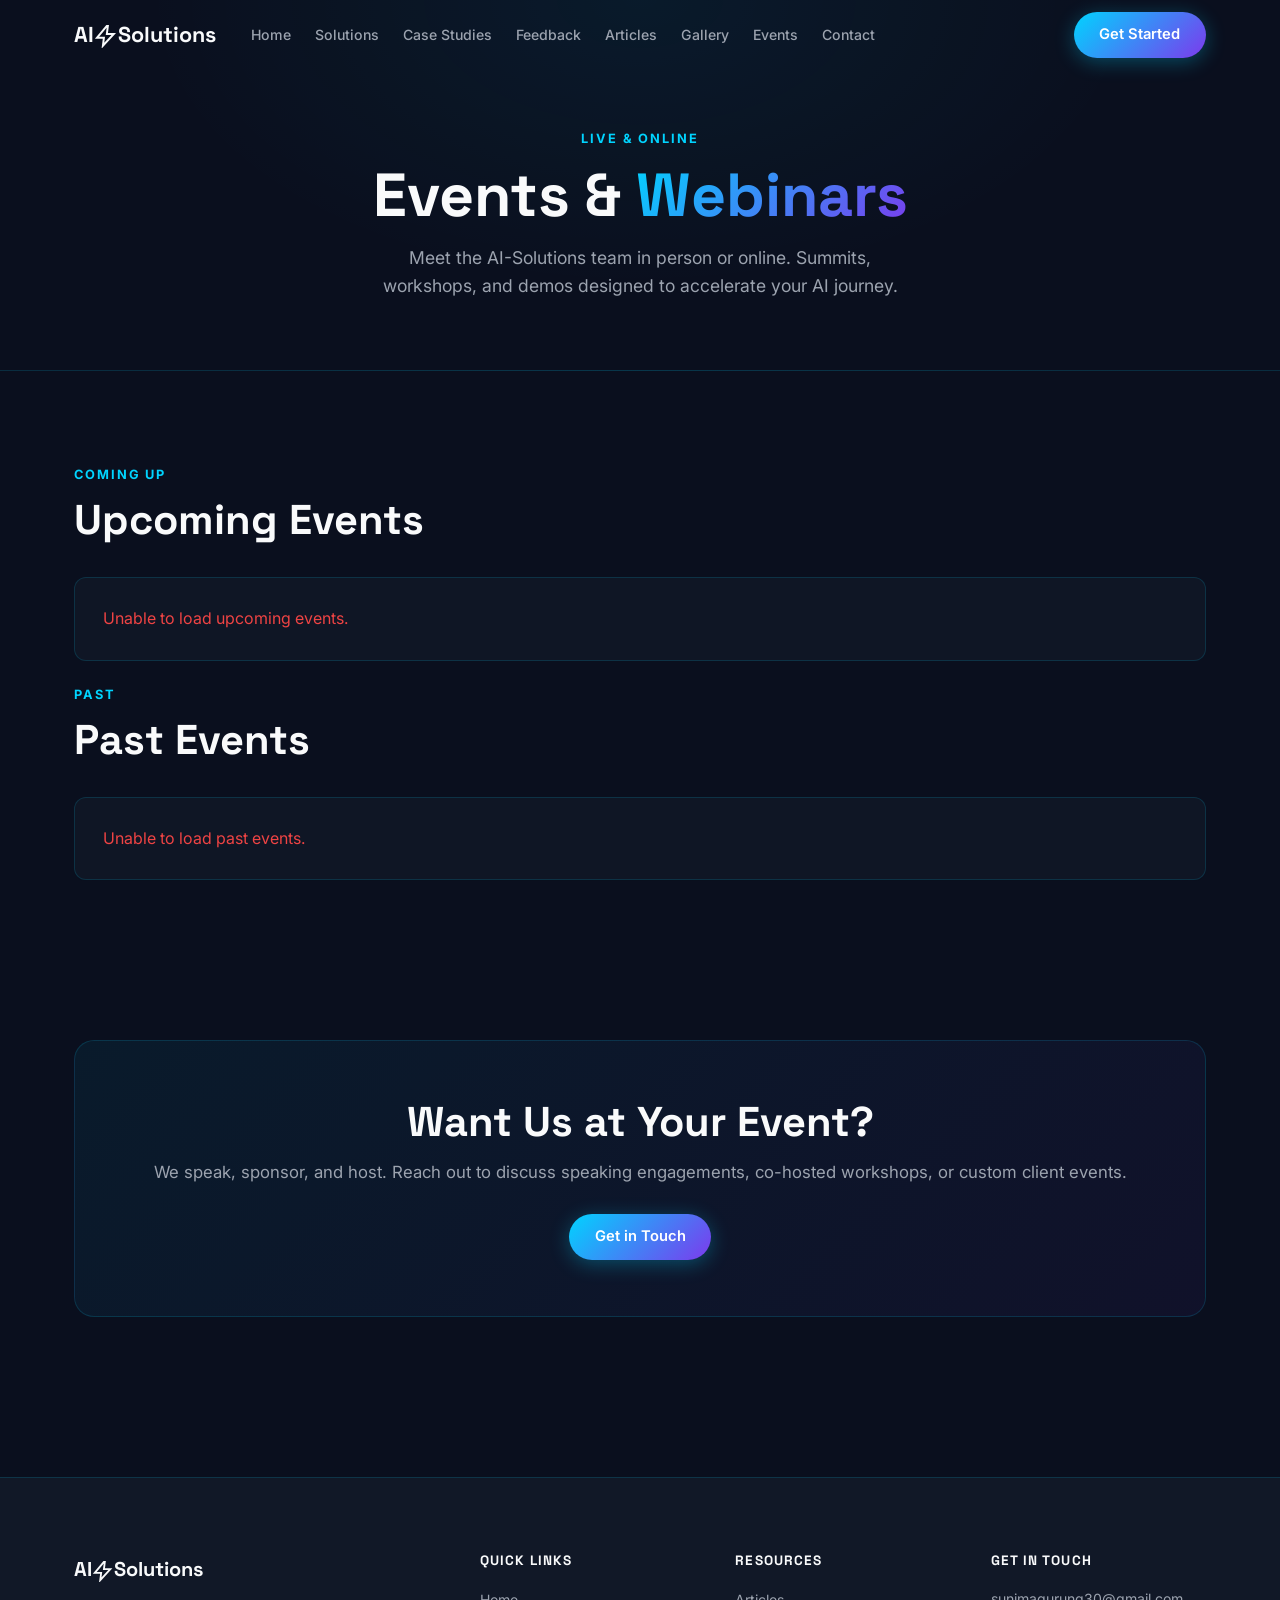
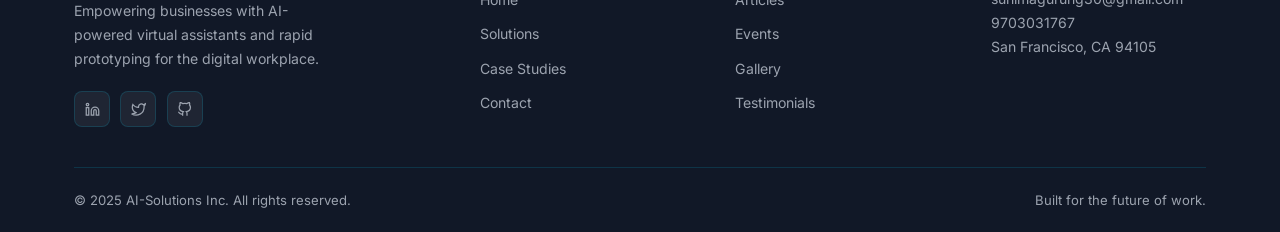
<file: frontend/events.html>
<!DOCTYPE html>
<html lang="en">
<head>
  <meta charset="UTF-8">
  <meta name="viewport" content="width=device-width,initial-scale=1">
  <title>Events | AI-Solutions</title>
  <meta name="description" content="Upcoming and past AI-Solutions events — summits, webinars, workshops, and conferences on enterprise AI and digital employee experience.">
  <link rel="icon" type="image/svg+xml" href="favicon.svg">
  <link rel="stylesheet" href="css/style.css">
</head>
<body>

<nav class="navbar" id="navbar">
  <div class="nav-inner">
    <a href="index.html" class="logo">AI<svg class="logo-icon" viewBox="0 0 24 24" fill="none" stroke="currentColor" stroke-width="2"><path d="M13 2 3 14h7l-1 8 11-12h-7l1-8Z"/></svg>Solutions</a>
    <ul class="nav-links" id="navLinks">
      <li><a href="index.html">Home</a></li>
      <li><a href="solutions.html">Solutions</a></li>
      <li><a href="case-studies.html">Case Studies</a></li>
      <li><a href="feedback.html">Feedback</a></li>
      <li><a href="articles.html">Articles</a></li>
      <li><a href="gallery.html">Gallery</a></li>
      <li><a href="events.html">Events</a></li>
      <li><a href="contact.html">Contact</a></li>
    </ul>
    <a href="contact.html" class="btn btn-primary nav-cta">Get Started</a>
    <button class="hamburger" id="hamburger" aria-label="Menu"><span></span><span></span><span></span></button>
  </div>
</nav>

<div class="pg-hero">
  <div class="wrap">
    <span class="eyebrow">Live & Online</span>
    <h1>Events & <span class="grad-text">Webinars</span></h1>
    <p>Meet the AI-Solutions team in person or online. Summits, workshops, and demos designed to accelerate your AI journey.</p>
  </div>
</div>

<section class="section">
  <div class="wrap">
    <!-- Upcoming -->
    <div class="sec-head" style="text-align:left;margin-bottom:2rem">
      <span class="eyebrow">Coming Up</span>
      <h2>Upcoming Events</h2>
    </div>

    <div id="upcomingEvents" class="events-list" style="display:flex;flex-direction:column;gap:1.1rem;margin-bottom:1.25rem"></div>
    <div class="pagination-bar" id="upcomingPagination" style="display:none;margin-bottom:3.5rem">
      <button class="btn btn-ghost btn-sm pagination-btn" id="upcomingPrevBtn" type="button">Previous</button>
      <span class="pagination-info" id="upcomingPageLabel">Page 1</span>
      <button class="btn btn-ghost btn-sm pagination-btn" id="upcomingNextBtn" type="button">Next</button>
    </div>

    <!-- Past Events -->
    <div class="sec-head" style="text-align:left;margin-bottom:2rem">
      <span class="eyebrow">Past</span>
      <h2>Past Events</h2>
    </div>

    <div id="pastEvents" class="events-list" style="display:flex;flex-direction:column;gap:1.1rem"></div>
  </div>
</section>

<section class="section" style="padding-top:0">
  <div class="wrap">
    <div class="cta-band reveal">
      <h2>Want Us at Your Event?</h2>
      <p>We speak, sponsor, and host. Reach out to discuss speaking engagements, co-hosted workshops, or custom client events.</p>
      <div class="cta-acts">
        <a href="contact.html" class="btn btn-primary">Get in Touch</a>
      </div>
    </div>
  </div>
</section>

<footer class="footer">
  <div class="wrap">
    <div class="fg-grid">
      <div class="fb-brand">
        <div class="logo">AI<svg class="logo-icon" viewBox="0 0 24 24" fill="none" stroke="currentColor" stroke-width="2"><path d="M13 2 3 14h7l-1 8 11-12h-7l1-8Z"/></svg>Solutions</div>
        <p>Empowering businesses with AI-powered virtual assistants and rapid prototyping for the digital workplace.</p>
        <div class="socials">
          <a href="#" class="soc" aria-label="LinkedIn"><svg viewBox="0 0 24 24" fill="none" stroke="currentColor" stroke-width="2"><path d="M16 8a6 6 0 016 6v7h-4v-7a2 2 0 00-2-2 2 2 0 00-2 2v7h-4v-7a6 6 0 016-6z"/><rect x="2" y="9" width="4" height="12"/><circle cx="4" cy="4" r="2"/></svg></a>
          <a href="#" class="soc" aria-label="Twitter"><svg viewBox="0 0 24 24" fill="none" stroke="currentColor" stroke-width="2"><path d="M23 3a10.9 10.9 0 01-3.14 1.53 4.48 4.48 0 00-7.86 3v1A10.66 10.66 0 013 4s-4 9 5 13a11.64 11.64 0 01-7 2c9 5 20 0 20-11.5a4.5 4.5 0 00-.08-.83A7.72 7.72 0 0023 3z"/></svg></a>
          <a href="#" class="soc" aria-label="GitHub"><svg viewBox="0 0 24 24" fill="none" stroke="currentColor" stroke-width="2"><path d="M9 19c-5 1.5-5-2.5-7-3m14 6v-3.87a3.37 3.37 0 00-.94-2.61c3.14-.35 6.44-1.54 6.44-7A5.44 5.44 0 0020 4.77 5.07 5.07 0 0019.91 1S18.73.65 16 2.48a13.38 13.38 0 00-7 0C6.27.65 5.09 1 5.09 1A5.07 5.07 0 005 4.77a5.44 5.44 0 00-1.5 3.78c0 5.42 3.3 6.61 6.44 7A3.37 3.37 0 009 18.13V22"/></svg></a>
        </div>
      </div>
      <div class="fc"><h4>Quick Links</h4><ul><li><a href="index.html">Home</a></li><li><a href="solutions.html">Solutions</a></li><li><a href="case-studies.html">Case Studies</a></li><li><a href="contact.html">Contact</a></li></ul></div>
      <div class="fc"><h4>Resources</h4><ul><li><a href="articles.html">Articles</a></li><li><a href="events.html">Events</a></li><li><a href="gallery.html">Gallery</a></li><li><a href="feedback.html">Testimonials</a></li></ul></div>
      <div class="fc"><h4>Get In Touch</h4><p>sunimagurung30@gmail.com<br>9703031767<br>San Francisco, CA 94105</p></div>
    </div>
    <div class="f-bottom">
      <p>&copy; 2025 AI-Solutions Inc. All rights reserved.</p>
      <p>Built for the future of work.</p>
    </div>
  </div>
</footer>
<script src="js/main.js"></script>
</body>
</html>
</file>
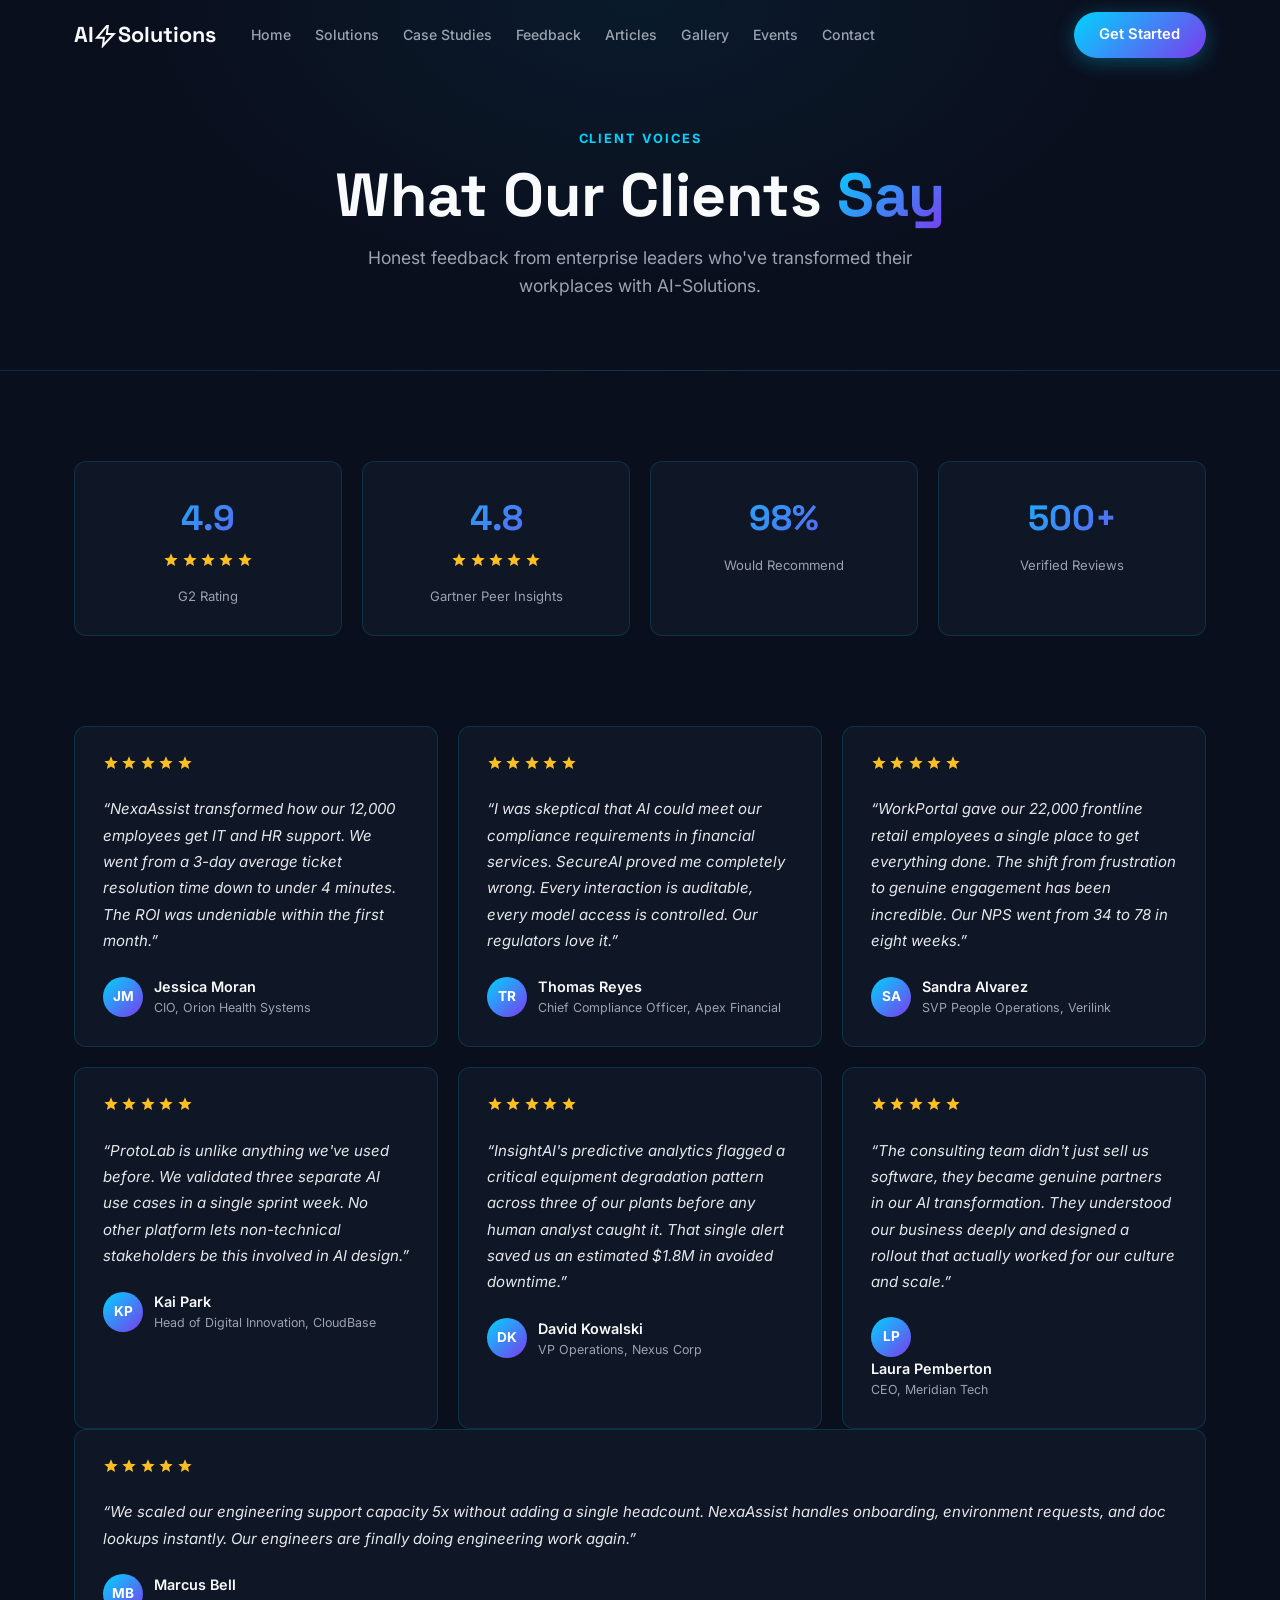
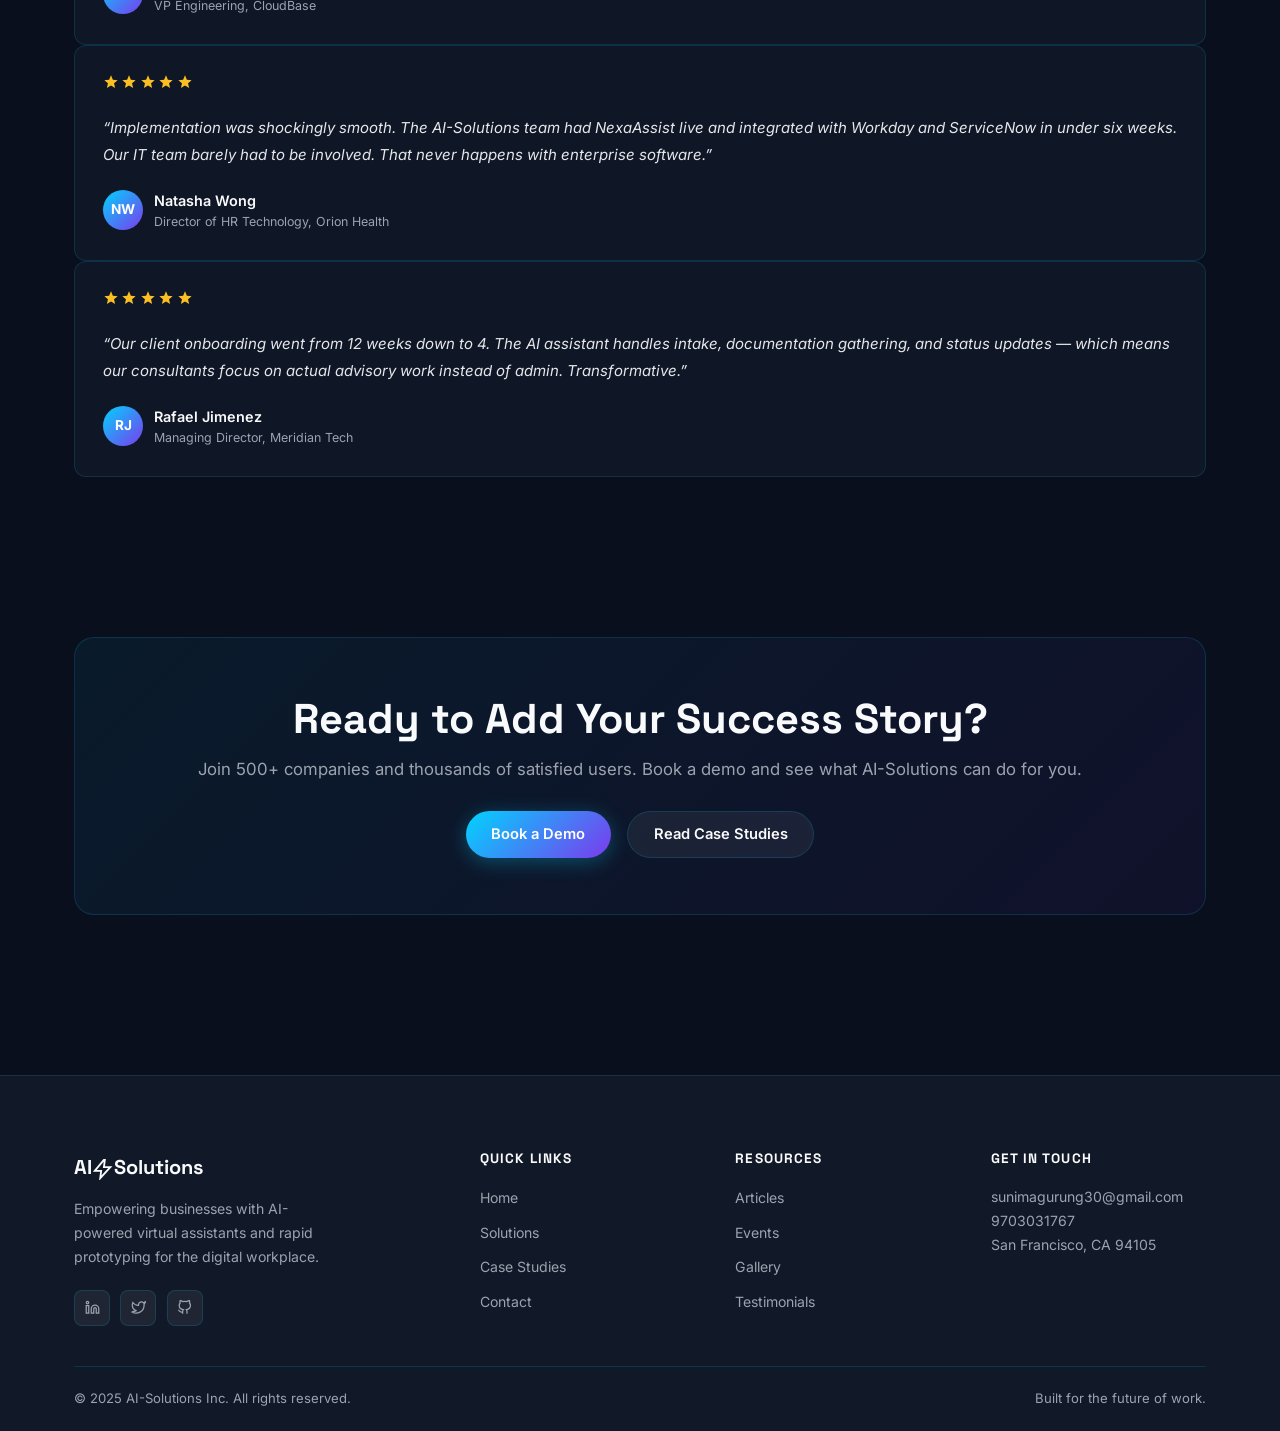
<file: frontend/feedback.html>
<!DOCTYPE html>
<html lang="en">
<head>
  <meta charset="UTF-8">
  <meta name="viewport" content="width=device-width,initial-scale=1">
  <title>Feedback & Testimonials | AI-Solutions</title>
  <meta name="description" content="What our clients say about AI-Solutions. Real testimonials from enterprise leaders across healthcare, finance, and tech.">
  <link rel="icon" type="image/svg+xml" href="favicon.svg">
  <link rel="stylesheet" href="css/style.css">
</head>
<body>

<nav class="navbar" id="navbar">
  <div class="nav-inner">
    <a href="index.html" class="logo">AI<svg class="logo-icon" viewBox="0 0 24 24" fill="none" stroke="currentColor" stroke-width="2"><path d="M13 2 3 14h7l-1 8 11-12h-7l1-8Z"/></svg>Solutions</a>
    <ul class="nav-links" id="navLinks">
      <li><a href="index.html">Home</a></li>
      <li><a href="solutions.html">Solutions</a></li>
      <li><a href="case-studies.html">Case Studies</a></li>
      <li><a href="feedback.html">Feedback</a></li>
      <li><a href="articles.html">Articles</a></li>
      <li><a href="gallery.html">Gallery</a></li>
      <li><a href="events.html">Events</a></li>
      <li><a href="contact.html">Contact</a></li>
    </ul>
    <a href="contact.html" class="btn btn-primary nav-cta">Get Started</a>
    <button class="hamburger" id="hamburger" aria-label="Menu"><span></span><span></span><span></span></button>
  </div>
</nav>

<div class="pg-hero">
  <div class="wrap">
    <span class="eyebrow">Client Voices</span>
    <h1>What Our Clients <span class="grad-text">Say</span></h1>
    <p>Honest feedback from enterprise leaders who've transformed their workplaces with AI-Solutions.</p>
  </div>
</div>

<!-- RATING SUMMARY -->
<section class="section" style="padding-bottom:0">
  <div class="wrap">
    <div class="g4 reveal">
      <div class="card" style="text-align:center">
        <div class="snum" style="font-size:2.2rem">4.9</div>
        <div style="color:#fbbf24;font-size:1.1rem;margin:.3rem 0"><span class="stars"><svg viewBox="0 0 24 24" fill="currentColor" class="inline-icon" stroke="none"><path d="M12 17.27L18.18 21l-1.64-7.03L22 9.24l-7.19-.61L12 2 9.19 8.63 2 9.24l5.46 4.73L5.82 21z"/></svg><svg viewBox="0 0 24 24" fill="currentColor" class="inline-icon" stroke="none"><path d="M12 17.27L18.18 21l-1.64-7.03L22 9.24l-7.19-.61L12 2 9.19 8.63 2 9.24l5.46 4.73L5.82 21z"/></svg><svg viewBox="0 0 24 24" fill="currentColor" class="inline-icon" stroke="none"><path d="M12 17.27L18.18 21l-1.64-7.03L22 9.24l-7.19-.61L12 2 9.19 8.63 2 9.24l5.46 4.73L5.82 21z"/></svg><svg viewBox="0 0 24 24" fill="currentColor" class="inline-icon" stroke="none"><path d="M12 17.27L18.18 21l-1.64-7.03L22 9.24l-7.19-.61L12 2 9.19 8.63 2 9.24l5.46 4.73L5.82 21z"/></svg><svg viewBox="0 0 24 24" fill="currentColor" class="inline-icon" stroke="none"><path d="M12 17.27L18.18 21l-1.64-7.03L22 9.24l-7.19-.61L12 2 9.19 8.63 2 9.24l5.46 4.73L5.82 21z"/></svg></span></div>
        <div style="font-size:.82rem;color:var(--muted)">G2 Rating</div>
      </div>
      <div class="card" style="text-align:center">
        <div class="snum" style="font-size:2.2rem">4.8</div>
        <div style="color:#fbbf24;font-size:1.1rem;margin:.3rem 0"><span class="stars"><svg viewBox="0 0 24 24" fill="currentColor" class="inline-icon" stroke="none"><path d="M12 17.27L18.18 21l-1.64-7.03L22 9.24l-7.19-.61L12 2 9.19 8.63 2 9.24l5.46 4.73L5.82 21z"/></svg><svg viewBox="0 0 24 24" fill="currentColor" class="inline-icon" stroke="none"><path d="M12 17.27L18.18 21l-1.64-7.03L22 9.24l-7.19-.61L12 2 9.19 8.63 2 9.24l5.46 4.73L5.82 21z"/></svg><svg viewBox="0 0 24 24" fill="currentColor" class="inline-icon" stroke="none"><path d="M12 17.27L18.18 21l-1.64-7.03L22 9.24l-7.19-.61L12 2 9.19 8.63 2 9.24l5.46 4.73L5.82 21z"/></svg><svg viewBox="0 0 24 24" fill="currentColor" class="inline-icon" stroke="none"><path d="M12 17.27L18.18 21l-1.64-7.03L22 9.24l-7.19-.61L12 2 9.19 8.63 2 9.24l5.46 4.73L5.82 21z"/></svg><svg viewBox="0 0 24 24" fill="currentColor" class="inline-icon" stroke="none"><path d="M12 17.27L18.18 21l-1.64-7.03L22 9.24l-7.19-.61L12 2 9.19 8.63 2 9.24l5.46 4.73L5.82 21z"/></svg></span></div>
        <div style="font-size:.82rem;color:var(--muted)">Gartner Peer Insights</div>
      </div>
      <div class="card" style="text-align:center">
        <div class="snum" style="font-size:2.2rem">98%</div>
        <div style="font-size:.82rem;color:var(--muted);margin-top:.5rem">Would Recommend</div>
      </div>
      <div class="card" style="text-align:center">
        <div class="snum" style="font-size:2.2rem">500+</div>
        <div style="font-size:.82rem;color:var(--muted);margin-top:.5rem">Verified Reviews</div>
      </div>
    </div>
  </div>
</section>

<!-- TESTIMONIALS -->
<section class="section">
  <div class="wrap">
    <div class="g3">

      <div class="card reveal d1">
        <div class="stars"><span class="stars"><svg viewBox="0 0 24 24" fill="currentColor" class="inline-icon" stroke="none"><path d="M12 17.27L18.18 21l-1.64-7.03L22 9.24l-7.19-.61L12 2 9.19 8.63 2 9.24l5.46 4.73L5.82 21z"/></svg><svg viewBox="0 0 24 24" fill="currentColor" class="inline-icon" stroke="none"><path d="M12 17.27L18.18 21l-1.64-7.03L22 9.24l-7.19-.61L12 2 9.19 8.63 2 9.24l5.46 4.73L5.82 21z"/></svg><svg viewBox="0 0 24 24" fill="currentColor" class="inline-icon" stroke="none"><path d="M12 17.27L18.18 21l-1.64-7.03L22 9.24l-7.19-.61L12 2 9.19 8.63 2 9.24l5.46 4.73L5.82 21z"/></svg><svg viewBox="0 0 24 24" fill="currentColor" class="inline-icon" stroke="none"><path d="M12 17.27L18.18 21l-1.64-7.03L22 9.24l-7.19-.61L12 2 9.19 8.63 2 9.24l5.46 4.73L5.82 21z"/></svg><svg viewBox="0 0 24 24" fill="currentColor" class="inline-icon" stroke="none"><path d="M12 17.27L18.18 21l-1.64-7.03L22 9.24l-7.19-.61L12 2 9.19 8.63 2 9.24l5.46 4.73L5.82 21z"/></svg></span></div>
        <p class="quote-txt">NexaAssist transformed how our 12,000 employees get IT and HR support. We went from a 3-day average ticket resolution time down to under 4 minutes. The ROI was undeniable within the first month.</p>
        <div class="reviewer">
          <div class="rav">JM</div>
          <div><div class="rname">Jessica Moran</div><div class="rrole">CIO, Orion Health Systems</div></div>
        </div>
      </div>

      <div class="card reveal d2">
        <div class="stars"><span class="stars"><svg viewBox="0 0 24 24" fill="currentColor" class="inline-icon" stroke="none"><path d="M12 17.27L18.18 21l-1.64-7.03L22 9.24l-7.19-.61L12 2 9.19 8.63 2 9.24l5.46 4.73L5.82 21z"/></svg><svg viewBox="0 0 24 24" fill="currentColor" class="inline-icon" stroke="none"><path d="M12 17.27L18.18 21l-1.64-7.03L22 9.24l-7.19-.61L12 2 9.19 8.63 2 9.24l5.46 4.73L5.82 21z"/></svg><svg viewBox="0 0 24 24" fill="currentColor" class="inline-icon" stroke="none"><path d="M12 17.27L18.18 21l-1.64-7.03L22 9.24l-7.19-.61L12 2 9.19 8.63 2 9.24l5.46 4.73L5.82 21z"/></svg><svg viewBox="0 0 24 24" fill="currentColor" class="inline-icon" stroke="none"><path d="M12 17.27L18.18 21l-1.64-7.03L22 9.24l-7.19-.61L12 2 9.19 8.63 2 9.24l5.46 4.73L5.82 21z"/></svg><svg viewBox="0 0 24 24" fill="currentColor" class="inline-icon" stroke="none"><path d="M12 17.27L18.18 21l-1.64-7.03L22 9.24l-7.19-.61L12 2 9.19 8.63 2 9.24l5.46 4.73L5.82 21z"/></svg></span></div>
        <p class="quote-txt">I was skeptical that AI could meet our compliance requirements in financial services. SecureAI proved me completely wrong. Every interaction is auditable, every model access is controlled. Our regulators love it.</p>
        <div class="reviewer">
          <div class="rav">TR</div>
          <div><div class="rname">Thomas Reyes</div><div class="rrole">Chief Compliance Officer, Apex Financial</div></div>
        </div>
      </div>

      <div class="card reveal d3">
        <div class="stars"><span class="stars"><svg viewBox="0 0 24 24" fill="currentColor" class="inline-icon" stroke="none"><path d="M12 17.27L18.18 21l-1.64-7.03L22 9.24l-7.19-.61L12 2 9.19 8.63 2 9.24l5.46 4.73L5.82 21z"/></svg><svg viewBox="0 0 24 24" fill="currentColor" class="inline-icon" stroke="none"><path d="M12 17.27L18.18 21l-1.64-7.03L22 9.24l-7.19-.61L12 2 9.19 8.63 2 9.24l5.46 4.73L5.82 21z"/></svg><svg viewBox="0 0 24 24" fill="currentColor" class="inline-icon" stroke="none"><path d="M12 17.27L18.18 21l-1.64-7.03L22 9.24l-7.19-.61L12 2 9.19 8.63 2 9.24l5.46 4.73L5.82 21z"/></svg><svg viewBox="0 0 24 24" fill="currentColor" class="inline-icon" stroke="none"><path d="M12 17.27L18.18 21l-1.64-7.03L22 9.24l-7.19-.61L12 2 9.19 8.63 2 9.24l5.46 4.73L5.82 21z"/></svg><svg viewBox="0 0 24 24" fill="currentColor" class="inline-icon" stroke="none"><path d="M12 17.27L18.18 21l-1.64-7.03L22 9.24l-7.19-.61L12 2 9.19 8.63 2 9.24l5.46 4.73L5.82 21z"/></svg></span></div>
        <p class="quote-txt">WorkPortal gave our 22,000 frontline retail employees a single place to get everything done. The shift from frustration to genuine engagement has been incredible. Our NPS went from 34 to 78 in eight weeks.</p>
        <div class="reviewer">
          <div class="rav">SA</div>
          <div><div class="rname">Sandra Alvarez</div><div class="rrole">SVP People Operations, Verilink</div></div>
        </div>
      </div>

      <div class="card reveal d1">
        <div class="stars"><span class="stars"><svg viewBox="0 0 24 24" fill="currentColor" class="inline-icon" stroke="none"><path d="M12 17.27L18.18 21l-1.64-7.03L22 9.24l-7.19-.61L12 2 9.19 8.63 2 9.24l5.46 4.73L5.82 21z"/></svg><svg viewBox="0 0 24 24" fill="currentColor" class="inline-icon" stroke="none"><path d="M12 17.27L18.18 21l-1.64-7.03L22 9.24l-7.19-.61L12 2 9.19 8.63 2 9.24l5.46 4.73L5.82 21z"/></svg><svg viewBox="0 0 24 24" fill="currentColor" class="inline-icon" stroke="none"><path d="M12 17.27L18.18 21l-1.64-7.03L22 9.24l-7.19-.61L12 2 9.19 8.63 2 9.24l5.46 4.73L5.82 21z"/></svg><svg viewBox="0 0 24 24" fill="currentColor" class="inline-icon" stroke="none"><path d="M12 17.27L18.18 21l-1.64-7.03L22 9.24l-7.19-.61L12 2 9.19 8.63 2 9.24l5.46 4.73L5.82 21z"/></svg><svg viewBox="0 0 24 24" fill="currentColor" class="inline-icon" stroke="none"><path d="M12 17.27L18.18 21l-1.64-7.03L22 9.24l-7.19-.61L12 2 9.19 8.63 2 9.24l5.46 4.73L5.82 21z"/></svg></span></div>
        <p class="quote-txt">ProtoLab is unlike anything we've used before. We validated three separate AI use cases in a single sprint week. No other platform lets non-technical stakeholders be this involved in AI design.</p>
        <div class="reviewer">
          <div class="rav">KP</div>
          <div><div class="rname">Kai Park</div><div class="rrole">Head of Digital Innovation, CloudBase</div></div>
        </div>
      </div>

      <div class="card reveal d2">
        <div class="stars"><span class="stars"><svg viewBox="0 0 24 24" fill="currentColor" class="inline-icon" stroke="none"><path d="M12 17.27L18.18 21l-1.64-7.03L22 9.24l-7.19-.61L12 2 9.19 8.63 2 9.24l5.46 4.73L5.82 21z"/></svg><svg viewBox="0 0 24 24" fill="currentColor" class="inline-icon" stroke="none"><path d="M12 17.27L18.18 21l-1.64-7.03L22 9.24l-7.19-.61L12 2 9.19 8.63 2 9.24l5.46 4.73L5.82 21z"/></svg><svg viewBox="0 0 24 24" fill="currentColor" class="inline-icon" stroke="none"><path d="M12 17.27L18.18 21l-1.64-7.03L22 9.24l-7.19-.61L12 2 9.19 8.63 2 9.24l5.46 4.73L5.82 21z"/></svg><svg viewBox="0 0 24 24" fill="currentColor" class="inline-icon" stroke="none"><path d="M12 17.27L18.18 21l-1.64-7.03L22 9.24l-7.19-.61L12 2 9.19 8.63 2 9.24l5.46 4.73L5.82 21z"/></svg><svg viewBox="0 0 24 24" fill="currentColor" class="inline-icon" stroke="none"><path d="M12 17.27L18.18 21l-1.64-7.03L22 9.24l-7.19-.61L12 2 9.19 8.63 2 9.24l5.46 4.73L5.82 21z"/></svg></span></div>
        <p class="quote-txt">InsightAI's predictive analytics flagged a critical equipment degradation pattern across three of our plants before any human analyst caught it. That single alert saved us an estimated $1.8M in avoided downtime.</p>
        <div class="reviewer">
          <div class="rav">DK</div>
          <div><div class="rname">David Kowalski</div><div class="rrole">VP Operations, Nexus Corp</div></div>
        </div>
      </div>

      <div class="card reveal d3">
        <div class="stars"><span class="stars"><svg viewBox="0 0 24 24" fill="currentColor" class="inline-icon" stroke="none"><path d="M12 17.27L18.18 21l-1.64-7.03L22 9.24l-7.19-.61L12 2 9.19 8.63 2 9.24l5.46 4.73L5.82 21z"/></svg><svg viewBox="0 0 24 24" fill="currentColor" class="inline-icon" stroke="none"><path d="M12 17.27L18.18 21l-1.64-7.03L22 9.24l-7.19-.61L12 2 9.19 8.63 2 9.24l5.46 4.73L5.82 21z"/></svg><svg viewBox="0 0 24 24" fill="currentColor" class="inline-icon" stroke="none"><path d="M12 17.27L18.18 21l-1.64-7.03L22 9.24l-7.19-.61L12 2 9.19 8.63 2 9.24l5.46 4.73L5.82 21z"/></svg><svg viewBox="0 0 24 24" fill="currentColor" class="inline-icon" stroke="none"><path d="M12 17.27L18.18 21l-1.64-7.03L22 9.24l-7.19-.61L12 2 9.19 8.63 2 9.24l5.46 4.73L5.82 21z"/></svg><svg viewBox="0 0 24 24" fill="currentColor" class="inline-icon" stroke="none"><path d="M12 17.27L18.18 21l-1.64-7.03L22 9.24l-7.19-.61L12 2 9.19 8.63 2 9.24l5.46 4.73L5.82 21z"/></svg></span></div>
        <p class="quote-txt">The consulting team didn't just sell us software, they became genuine partners in our AI transformation. They understood our business deeply and designed a rollout that actually worked for our culture and scale.</p>
        <div class="reviewer"></div>
          <div class="rav">LP</div>
          <div><div class="rname">Laura Pemberton</div><div class="rrole">CEO, Meridian Tech</div></div>
        </div>
      </div>

      <div class="card reveal d1">
        <div class="stars"><span class="stars"><svg viewBox="0 0 24 24" fill="currentColor" class="inline-icon" stroke="none"><path d="M12 17.27L18.18 21l-1.64-7.03L22 9.24l-7.19-.61L12 2 9.19 8.63 2 9.24l5.46 4.73L5.82 21z"/></svg><svg viewBox="0 0 24 24" fill="currentColor" class="inline-icon" stroke="none"><path d="M12 17.27L18.18 21l-1.64-7.03L22 9.24l-7.19-.61L12 2 9.19 8.63 2 9.24l5.46 4.73L5.82 21z"/></svg><svg viewBox="0 0 24 24" fill="currentColor" class="inline-icon" stroke="none"><path d="M12 17.27L18.18 21l-1.64-7.03L22 9.24l-7.19-.61L12 2 9.19 8.63 2 9.24l5.46 4.73L5.82 21z"/></svg><svg viewBox="0 0 24 24" fill="currentColor" class="inline-icon" stroke="none"><path d="M12 17.27L18.18 21l-1.64-7.03L22 9.24l-7.19-.61L12 2 9.19 8.63 2 9.24l5.46 4.73L5.82 21z"/></svg><svg viewBox="0 0 24 24" fill="currentColor" class="inline-icon" stroke="none"><path d="M12 17.27L18.18 21l-1.64-7.03L22 9.24l-7.19-.61L12 2 9.19 8.63 2 9.24l5.46 4.73L5.82 21z"/></svg></span></div>
        <p class="quote-txt">We scaled our engineering support capacity 5x without adding a single headcount. NexaAssist handles onboarding, environment requests, and doc lookups instantly. Our engineers are finally doing engineering work again.</p>
        <div class="reviewer">
          <div class="rav">MB</div>
          <div><div class="rname">Marcus Bell</div><div class="rrole">VP Engineering, CloudBase</div></div>
        </div>
      </div>

      <div class="card reveal d2">
        <div class="stars"><span class="stars"><svg viewBox="0 0 24 24" fill="currentColor" class="inline-icon" stroke="none"><path d="M12 17.27L18.18 21l-1.64-7.03L22 9.24l-7.19-.61L12 2 9.19 8.63 2 9.24l5.46 4.73L5.82 21z"/></svg><svg viewBox="0 0 24 24" fill="currentColor" class="inline-icon" stroke="none"><path d="M12 17.27L18.18 21l-1.64-7.03L22 9.24l-7.19-.61L12 2 9.19 8.63 2 9.24l5.46 4.73L5.82 21z"/></svg><svg viewBox="0 0 24 24" fill="currentColor" class="inline-icon" stroke="none"><path d="M12 17.27L18.18 21l-1.64-7.03L22 9.24l-7.19-.61L12 2 9.19 8.63 2 9.24l5.46 4.73L5.82 21z"/></svg><svg viewBox="0 0 24 24" fill="currentColor" class="inline-icon" stroke="none"><path d="M12 17.27L18.18 21l-1.64-7.03L22 9.24l-7.19-.61L12 2 9.19 8.63 2 9.24l5.46 4.73L5.82 21z"/></svg><svg viewBox="0 0 24 24" fill="currentColor" class="inline-icon" stroke="none"><path d="M12 17.27L18.18 21l-1.64-7.03L22 9.24l-7.19-.61L12 2 9.19 8.63 2 9.24l5.46 4.73L5.82 21z"/></svg></span></div>
        <p class="quote-txt">Implementation was shockingly smooth. The AI-Solutions team had NexaAssist live and integrated with Workday and ServiceNow in under six weeks. Our IT team barely had to be involved. That never happens with enterprise software.</p>
        <div class="reviewer">
          <div class="rav">NW</div>
          <div><div class="rname">Natasha Wong</div><div class="rrole">Director of HR Technology, Orion Health</div></div>
        </div>
      </div>

      <div class="card reveal d3">
        <div class="stars"><span class="stars"><svg viewBox="0 0 24 24" fill="currentColor" class="inline-icon" stroke="none"><path d="M12 17.27L18.18 21l-1.64-7.03L22 9.24l-7.19-.61L12 2 9.19 8.63 2 9.24l5.46 4.73L5.82 21z"/></svg><svg viewBox="0 0 24 24" fill="currentColor" class="inline-icon" stroke="none"><path d="M12 17.27L18.18 21l-1.64-7.03L22 9.24l-7.19-.61L12 2 9.19 8.63 2 9.24l5.46 4.73L5.82 21z"/></svg><svg viewBox="0 0 24 24" fill="currentColor" class="inline-icon" stroke="none"><path d="M12 17.27L18.18 21l-1.64-7.03L22 9.24l-7.19-.61L12 2 9.19 8.63 2 9.24l5.46 4.73L5.82 21z"/></svg><svg viewBox="0 0 24 24" fill="currentColor" class="inline-icon" stroke="none"><path d="M12 17.27L18.18 21l-1.64-7.03L22 9.24l-7.19-.61L12 2 9.19 8.63 2 9.24l5.46 4.73L5.82 21z"/></svg><svg viewBox="0 0 24 24" fill="currentColor" class="inline-icon" stroke="none"><path d="M12 17.27L18.18 21l-1.64-7.03L22 9.24l-7.19-.61L12 2 9.19 8.63 2 9.24l5.46 4.73L5.82 21z"/></svg></span></div>
        <p class="quote-txt">Our client onboarding went from 12 weeks down to 4. The AI assistant handles intake, documentation gathering, and status updates — which means our consultants focus on actual advisory work instead of admin. Transformative.</p>
        <div class="reviewer">
          <div class="rav">RJ</div>
          <div><div class="rname">Rafael Jimenez</div><div class="rrole">Managing Director, Meridian Tech</div></div>
        </div>
      </div>

    </div>
  </div>
</section>

<section class="section" style="padding-top:0">
  <div class="wrap">
    <div class="cta-band reveal">
      <h2>Ready to Add Your Success Story?</h2>
      <p>Join 500+ companies and thousands of satisfied users. Book a demo and see what AI-Solutions can do for you.</p>
      <div class="cta-acts">
        <a href="contact.html" class="btn btn-primary">Book a Demo</a>
        <a href="case-studies.html" class="btn btn-ghost">Read Case Studies</a>
      </div>
    </div>
  </div>
</section>

<footer class="footer">
  <div class="wrap">
    <div class="fg-grid">
      <div class="fb-brand">
        <div class="logo">AI<svg class="logo-icon" viewBox="0 0 24 24" fill="none" stroke="currentColor" stroke-width="2"><path d="M13 2 3 14h7l-1 8 11-12h-7l1-8Z"/></svg>Solutions</div>
        <p>Empowering businesses with AI-powered virtual assistants and rapid prototyping for the digital workplace.</p>
        <div class="socials">
          <a href="#" class="soc" aria-label="LinkedIn"><svg viewBox="0 0 24 24" fill="none" stroke="currentColor" stroke-width="2"><path d="M16 8a6 6 0 016 6v7h-4v-7a2 2 0 00-2-2 2 2 0 00-2 2v7h-4v-7a6 6 0 016-6z"/><rect x="2" y="9" width="4" height="12"/><circle cx="4" cy="4" r="2"/></svg></a>
          <a href="#" class="soc" aria-label="Twitter"><svg viewBox="0 0 24 24" fill="none" stroke="currentColor" stroke-width="2"><path d="M23 3a10.9 10.9 0 01-3.14 1.53 4.48 4.48 0 00-7.86 3v1A10.66 10.66 0 013 4s-4 9 5 13a11.64 11.64 0 01-7 2c9 5 20 0 20-11.5a4.5 4.5 0 00-.08-.83A7.72 7.72 0 0023 3z"/></svg></a>
          <a href="#" class="soc" aria-label="GitHub"><svg viewBox="0 0 24 24" fill="none" stroke="currentColor" stroke-width="2"><path d="M9 19c-5 1.5-5-2.5-7-3m14 6v-3.87a3.37 3.37 0 00-.94-2.61c3.14-.35 6.44-1.54 6.44-7A5.44 5.44 0 0020 4.77 5.07 5.07 0 0019.91 1S18.73.65 16 2.48a13.38 13.38 0 00-7 0C6.27.65 5.09 1 5.09 1A5.07 5.07 0 005 4.77a5.44 5.44 0 00-1.5 3.78c0 5.42 3.3 6.61 6.44 7A3.37 3.37 0 009 18.13V22"/></svg></a>
        </div>
      </div>
      <div class="fc"><h4>Quick Links</h4><ul><li><a href="index.html">Home</a></li><li><a href="solutions.html">Solutions</a></li><li><a href="case-studies.html">Case Studies</a></li><li><a href="contact.html">Contact</a></li></ul></div>
      <div class="fc"><h4>Resources</h4><ul><li><a href="articles.html">Articles</a></li><li><a href="events.html">Events</a></li><li><a href="gallery.html">Gallery</a></li><li><a href="feedback.html">Testimonials</a></li></ul></div>
      <div class="fc"><h4>Get In Touch</h4><p>sunimagurung30@gmail.com<br>9703031767<br>San Francisco, CA 94105</p></div>
    </div>
    <div class="f-bottom">
      <p>&copy; 2025 AI-Solutions Inc. All rights reserved.</p>
      <p>Built for the future of work.</p>
    </div>
  </div>
</footer>
<script src="js/main.js"></script>
</body>
</html>
</file>
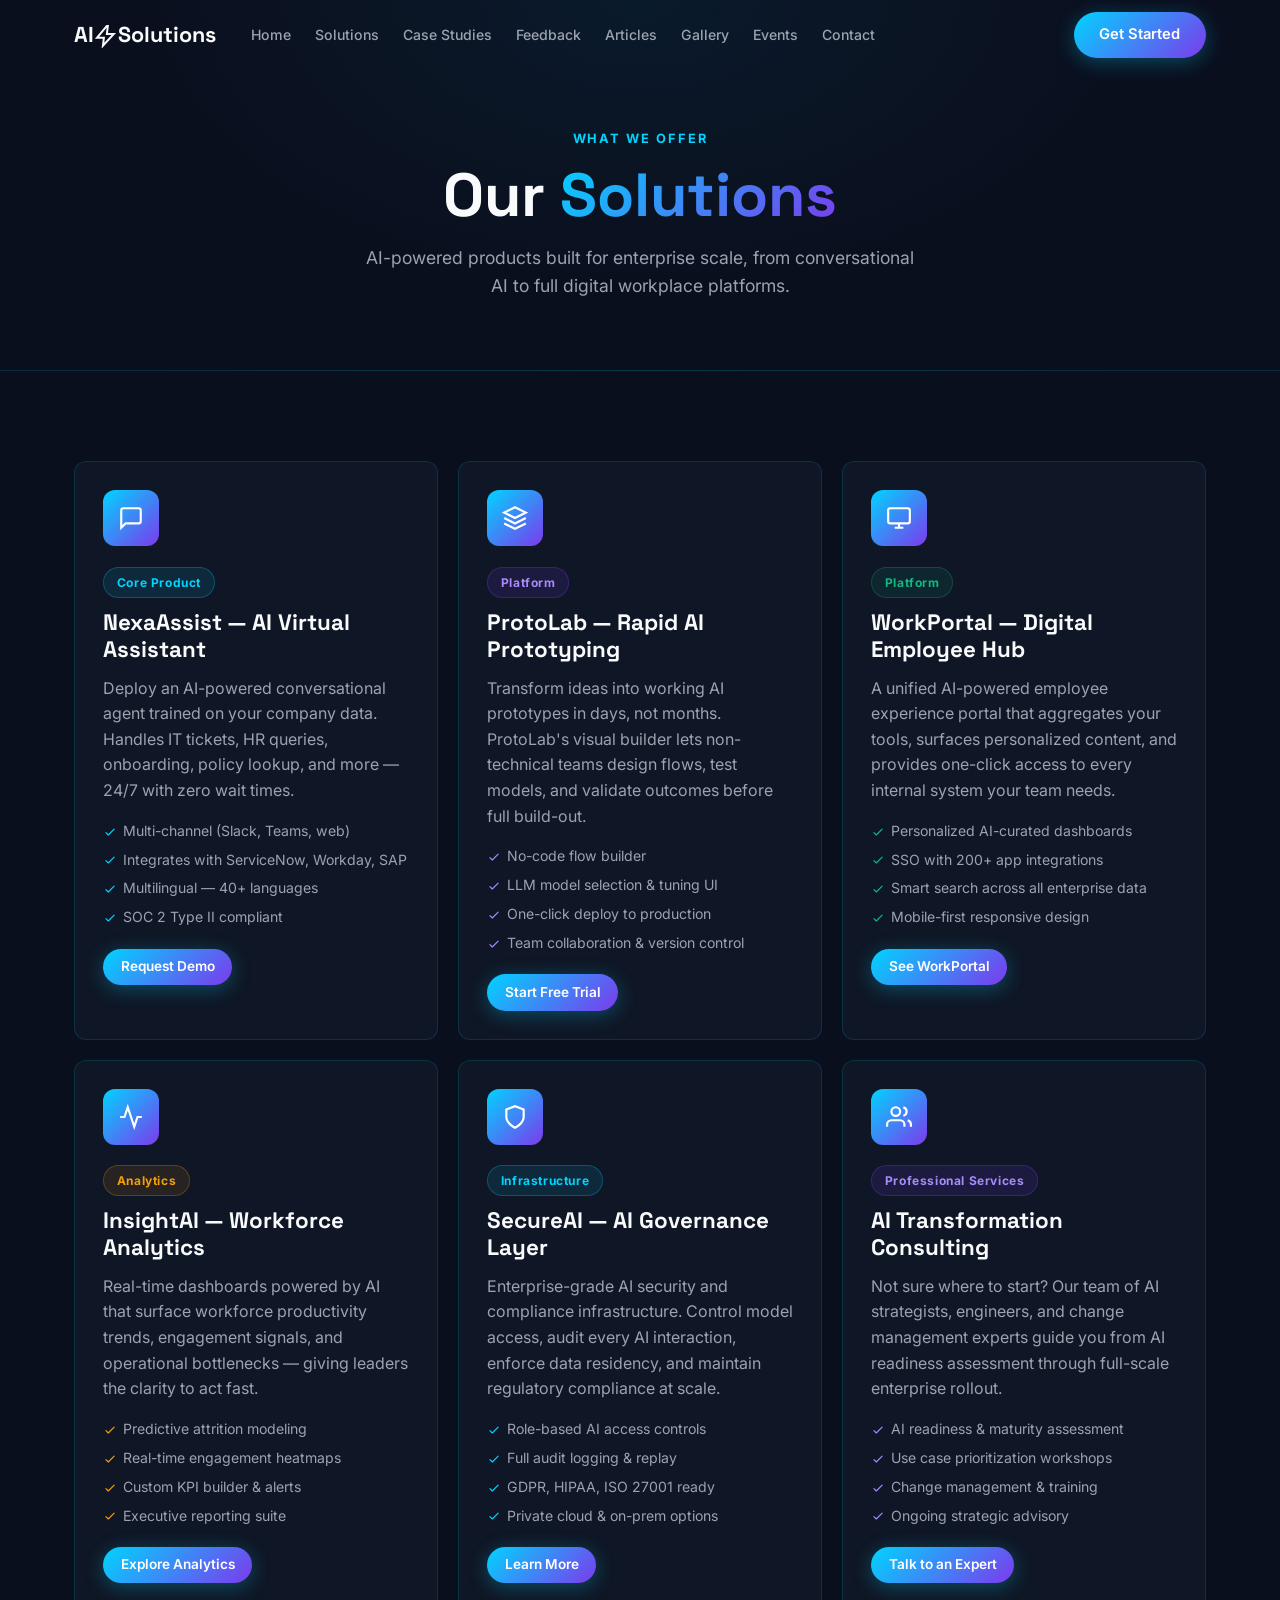
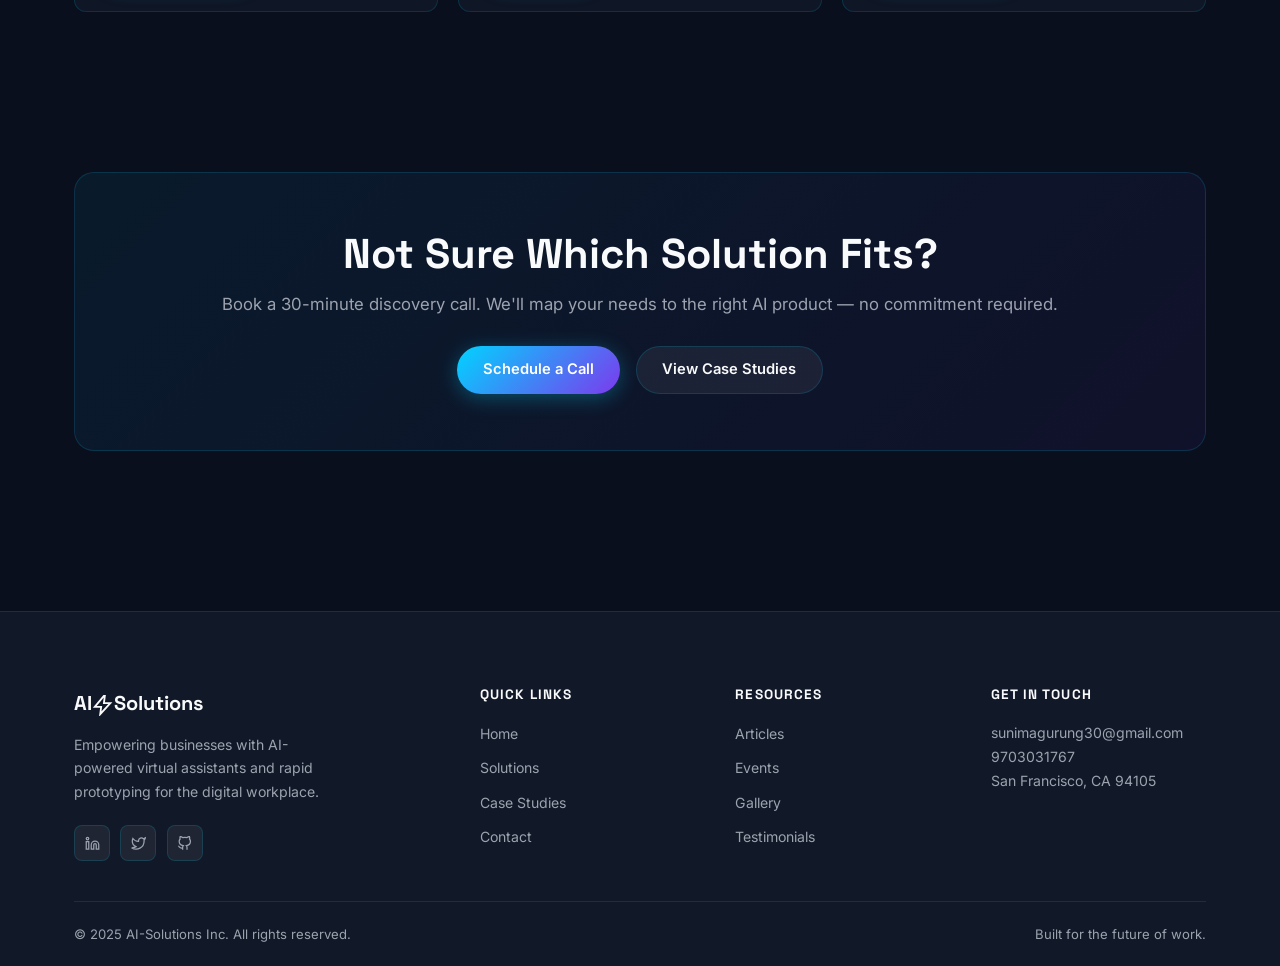
<file: frontend/solutions.html>
<!DOCTYPE html>
<html lang="en">
<head>
  <meta charset="UTF-8">
  <meta name="viewport" content="width=device-width,initial-scale=1">
  <title>Solutions | AI-Solutions</title>
  <meta name="description" content="Explore AI-Solutions' suite of AI-powered products — virtual assistants, rapid prototyping, DEX platforms, and analytics.">
  <link rel="icon" type="image/svg+xml" href="favicon.svg">
  <link rel="stylesheet" href="css/style.css">
</head>
<body>

<nav class="navbar" id="navbar">
  <div class="nav-inner">
    <a href="index.html" class="logo">AI<svg class="logo-icon" viewBox="0 0 24 24" fill="none" stroke="currentColor" stroke-width="2"><path d="M13 2 3 14h7l-1 8 11-12h-7l1-8Z"/></svg>Solutions</a>
    <ul class="nav-links" id="navLinks">
      <li><a href="index.html">Home</a></li>
      <li><a href="solutions.html">Solutions</a></li>
      <li><a href="case-studies.html">Case Studies</a></li>
      <li><a href="feedback.html">Feedback</a></li>
      <li><a href="articles.html">Articles</a></li>
      <li><a href="gallery.html">Gallery</a></li>
      <li><a href="events.html">Events</a></li>
      <li><a href="contact.html">Contact</a></li>
    </ul>
    <a href="contact.html" class="btn btn-primary nav-cta">Get Started</a>
    <button class="hamburger" id="hamburger" aria-label="Menu"><span></span><span></span><span></span></button>
  </div>
</nav>

<div class="pg-hero">
  <div class="wrap">
    <span class="eyebrow">What We Offer</span>
    <h1>Our <span class="grad-text">Solutions</span></h1>
    <p>AI-powered products built for enterprise scale, from conversational AI to full digital workplace platforms.</p>
  </div>
</div>

<section class="section">
  <div class="wrap">
    <div class="g3">

      <div class="card reveal d1">
        <div class="sol-icon"><svg viewBox="0 0 24 24" fill="none" stroke="currentColor" stroke-width="2"><path d="M21 15a2 2 0 01-2 2H7l-4 4V5a2 2 0 012-2h14a2 2 0 012 2z"/></svg></div>
        <span class="badge bc" style="margin-bottom:.75rem">Core Product</span>
        <h3>NexaAssist — AI Virtual Assistant</h3>
        <p style="margin:.75rem 0 1rem">Deploy an AI-powered conversational agent trained on your company data. Handles IT tickets, HR queries, onboarding, policy lookup, and more — 24/7 with zero wait times.</p>
        <ul style="display:flex;flex-direction:column;gap:.4rem;font-size:.88rem;color:var(--muted)">
          <li style="display:flex;gap:.4rem;align-items:center"><span style="color:var(--cyan)"><svg class="inline-icon" viewBox="0 0 24 24" fill="none" stroke="currentColor" stroke-width="2"><path d="M5 13l4 4L19 7"/></svg></span> Multi-channel (Slack, Teams, web)</li>
          <li style="display:flex;gap:.4rem;align-items:center"><span style="color:var(--cyan)"><svg class="inline-icon" viewBox="0 0 24 24" fill="none" stroke="currentColor" stroke-width="2"><path d="M5 13l4 4L19 7"/></svg></span> Integrates with ServiceNow, Workday, SAP</li>
          <li style="display:flex;gap:.4rem;align-items:center"><span style="color:var(--cyan)"><svg class="inline-icon" viewBox="0 0 24 24" fill="none" stroke="currentColor" stroke-width="2"><path d="M5 13l4 4L19 7"/></svg></span> Multilingual — 40+ languages</li>
          <li style="display:flex;gap:.4rem;align-items:center"><span style="color:var(--cyan)"><svg class="inline-icon" viewBox="0 0 24 24" fill="none" stroke="currentColor" stroke-width="2"><path d="M5 13l4 4L19 7"/></svg></span> SOC 2 Type II compliant</li>
        </ul>
        <a href="contact.html" class="btn btn-primary btn-sm" style="margin-top:1.25rem">Request Demo</a>
      </div>

      <div class="card reveal d2">
        <div class="sol-icon"><svg viewBox="0 0 24 24" fill="none" stroke="currentColor" stroke-width="2"><path d="M12 2L2 7l10 5 10-5-10-5zM2 17l10 5 10-5M2 12l10 5 10-5"/></svg></div>
        <span class="badge bp" style="margin-bottom:.75rem">Platform</span>
        <h3>ProtoLab — Rapid AI Prototyping</h3>
        <p style="margin:.75rem 0 1rem">Transform ideas into working AI prototypes in days, not months. ProtoLab's visual builder lets non-technical teams design flows, test models, and validate outcomes before full build-out.</p>
        <ul style="display:flex;flex-direction:column;gap:.4rem;font-size:.88rem;color:var(--muted)">
          <li style="display:flex;gap:.4rem;align-items:center"><span style="color:#a78bfa"><svg class="inline-icon" viewBox="0 0 24 24" fill="none" stroke="currentColor" stroke-width="2"><path d="M5 13l4 4L19 7"/></svg></span> No-code flow builder</li>
          <li style="display:flex;gap:.4rem;align-items:center"><span style="color:#a78bfa"><svg class="inline-icon" viewBox="0 0 24 24" fill="none" stroke="currentColor" stroke-width="2"><path d="M5 13l4 4L19 7"/></svg></span> LLM model selection & tuning UI</li>
          <li style="display:flex;gap:.4rem;align-items:center"><span style="color:#a78bfa"><svg class="inline-icon" viewBox="0 0 24 24" fill="none" stroke="currentColor" stroke-width="2"><path d="M5 13l4 4L19 7"/></svg></span> One-click deploy to production</li>
          <li style="display:flex;gap:.4rem;align-items:center"><span style="color:#a78bfa"><svg class="inline-icon" viewBox="0 0 24 24" fill="none" stroke="currentColor" stroke-width="2"><path d="M5 13l4 4L19 7"/></svg></span> Team collaboration & version control</li>
        </ul>
        <a href="contact.html" class="btn btn-primary btn-sm" style="margin-top:1.25rem">Start Free Trial</a>
      </div>

      <div class="card reveal d3">
        <div class="sol-icon"><svg viewBox="0 0 24 24" fill="none" stroke="currentColor" stroke-width="2"><rect x="2" y="3" width="20" height="14" rx="2"/><path d="M8 21h8M12 17v4"/></svg></div>
        <span class="badge bg-badge" style="margin-bottom:.75rem">Platform</span>
        <h3>WorkPortal — Digital Employee Hub</h3>
        <p style="margin:.75rem 0 1rem">A unified AI-powered employee experience portal that aggregates your tools, surfaces personalized content, and provides one-click access to every internal system your team needs.</p>
        <ul style="display:flex;flex-direction:column;gap:.4rem;font-size:.88rem;color:var(--muted)">
          <li style="display:flex;gap:.4rem;align-items:center"><span style="color:#10b981"><svg class="inline-icon" viewBox="0 0 24 24" fill="none" stroke="currentColor" stroke-width="2"><path d="M5 13l4 4L19 7"/></svg></span> Personalized AI-curated dashboards</li>
          <li style="display:flex;gap:.4rem;align-items:center"><span style="color:#10b981"><svg class="inline-icon" viewBox="0 0 24 24" fill="none" stroke="currentColor" stroke-width="2"><path d="M5 13l4 4L19 7"/></svg></span> SSO with 200+ app integrations</li>
          <li style="display:flex;gap:.4rem;align-items:center"><span style="color:#10b981"><svg class="inline-icon" viewBox="0 0 24 24" fill="none" stroke="currentColor" stroke-width="2"><path d="M5 13l4 4L19 7"/></svg></span> Smart search across all enterprise data</li>
          <li style="display:flex;gap:.4rem;align-items:center"><span style="color:#10b981"><svg class="inline-icon" viewBox="0 0 24 24" fill="none" stroke="currentColor" stroke-width="2"><path d="M5 13l4 4L19 7"/></svg></span> Mobile-first responsive design</li>
        </ul>
        <a href="contact.html" class="btn btn-primary btn-sm" style="margin-top:1.25rem">See WorkPortal</a>
      </div>

      <div class="card reveal d1">
        <div class="sol-icon"><svg viewBox="0 0 24 24" fill="none" stroke="currentColor" stroke-width="2"><polyline points="22 12 18 12 15 21 9 3 6 12 2 12"/></svg></div>
        <span class="badge ba" style="margin-bottom:.75rem">Analytics</span>
        <h3>InsightAI — Workforce Analytics</h3>
        <p style="margin:.75rem 0 1rem">Real-time dashboards powered by AI that surface workforce productivity trends, engagement signals, and operational bottlenecks — giving leaders the clarity to act fast.</p>
        <ul style="display:flex;flex-direction:column;gap:.4rem;font-size:.88rem;color:var(--muted)">
          <li style="display:flex;gap:.4rem;align-items:center"><span style="color:#f59e0b"><svg class="inline-icon" viewBox="0 0 24 24" fill="none" stroke="currentColor" stroke-width="2"><path d="M5 13l4 4L19 7"/></svg></span> Predictive attrition modeling</li>
          <li style="display:flex;gap:.4rem;align-items:center"><span style="color:#f59e0b"><svg class="inline-icon" viewBox="0 0 24 24" fill="none" stroke="currentColor" stroke-width="2"><path d="M5 13l4 4L19 7"/></svg></span> Real-time engagement heatmaps</li>
          <li style="display:flex;gap:.4rem;align-items:center"><span style="color:#f59e0b"><svg class="inline-icon" viewBox="0 0 24 24" fill="none" stroke="currentColor" stroke-width="2"><path d="M5 13l4 4L19 7"/></svg></span> Custom KPI builder & alerts</li>
          <li style="display:flex;gap:.4rem;align-items:center"><span style="color:#f59e0b"><svg class="inline-icon" viewBox="0 0 24 24" fill="none" stroke="currentColor" stroke-width="2"><path d="M5 13l4 4L19 7"/></svg></span> Executive reporting suite</li>
        </ul>
        <a href="contact.html" class="btn btn-primary btn-sm" style="margin-top:1.25rem">Explore Analytics</a>
      </div>

      <div class="card reveal d2">
        <div class="sol-icon"><svg viewBox="0 0 24 24" fill="none" stroke="currentColor" stroke-width="2"><path d="M12 22s8-4 8-10V5l-8-3-8 3v7c0 6 8 10 8 10z"/></svg></div>
        <span class="badge bc" style="margin-bottom:.75rem">Infrastructure</span>
        <h3>SecureAI — AI Governance Layer</h3>
        <p style="margin:.75rem 0 1rem">Enterprise-grade AI security and compliance infrastructure. Control model access, audit every AI interaction, enforce data residency, and maintain regulatory compliance at scale.</p>
        <ul style="display:flex;flex-direction:column;gap:.4rem;font-size:.88rem;color:var(--muted)">
          <li style="display:flex;gap:.4rem;align-items:center"><span style="color:var(--cyan)"><svg class="inline-icon" viewBox="0 0 24 24" fill="none" stroke="currentColor" stroke-width="2"><path d="M5 13l4 4L19 7"/></svg></span> Role-based AI access controls</li>
          <li style="display:flex;gap:.4rem;align-items:center"><span style="color:var(--cyan)"><svg class="inline-icon" viewBox="0 0 24 24" fill="none" stroke="currentColor" stroke-width="2"><path d="M5 13l4 4L19 7"/></svg></span> Full audit logging & replay</li>
          <li style="display:flex;gap:.4rem;align-items:center"><span style="color:var(--cyan)"><svg class="inline-icon" viewBox="0 0 24 24" fill="none" stroke="currentColor" stroke-width="2"><path d="M5 13l4 4L19 7"/></svg></span> GDPR, HIPAA, ISO 27001 ready</li>
          <li style="display:flex;gap:.4rem;align-items:center"><span style="color:var(--cyan)"><svg class="inline-icon" viewBox="0 0 24 24" fill="none" stroke="currentColor" stroke-width="2"><path d="M5 13l4 4L19 7"/></svg></span> Private cloud & on-prem options</li>
        </ul>
        <a href="contact.html" class="btn btn-primary btn-sm" style="margin-top:1.25rem">Learn More</a>
      </div>

      <div class="card reveal d3">
        <div class="sol-icon"><svg viewBox="0 0 24 24" fill="none" stroke="currentColor" stroke-width="2"><path d="M17 21v-2a4 4 0 00-4-4H5a4 4 0 00-4 4v2"/><circle cx="9" cy="7" r="4"/><path d="M23 21v-2a4 4 0 00-3-3.87M16 3.13a4 4 0 010 7.75"/></svg></div>
        <span class="badge bp" style="margin-bottom:.75rem">Professional Services</span>
        <h3>AI Transformation Consulting</h3>
        <p style="margin:.75rem 0 1rem">Not sure where to start? Our team of AI strategists, engineers, and change management experts guide you from AI readiness assessment through full-scale enterprise rollout.</p>
        <ul style="display:flex;flex-direction:column;gap:.4rem;font-size:.88rem;color:var(--muted)">
          <li style="display:flex;gap:.4rem;align-items:center"><span style="color:#a78bfa"><svg class="inline-icon" viewBox="0 0 24 24" fill="none" stroke="currentColor" stroke-width="2"><path d="M5 13l4 4L19 7"/></svg></span> AI readiness & maturity assessment</li>
          <li style="display:flex;gap:.4rem;align-items:center"><span style="color:#a78bfa"><svg class="inline-icon" viewBox="0 0 24 24" fill="none" stroke="currentColor" stroke-width="2"><path d="M5 13l4 4L19 7"/></svg></span> Use case prioritization workshops</li>
          <li style="display:flex;gap:.4rem;align-items:center"><span style="color:#a78bfa"><svg class="inline-icon" viewBox="0 0 24 24" fill="none" stroke="currentColor" stroke-width="2"><path d="M5 13l4 4L19 7"/></svg></span> Change management & training</li>
          <li style="display:flex;gap:.4rem;align-items:center"><span style="color:#a78bfa"><svg class="inline-icon" viewBox="0 0 24 24" fill="none" stroke="currentColor" stroke-width="2"><path d="M5 13l4 4L19 7"/></svg></span> Ongoing strategic advisory</li>
        </ul>
        <a href="contact.html" class="btn btn-primary btn-sm" style="margin-top:1.25rem">Talk to an Expert</a>
      </div>

    </div>
  </div>
</section>

<!-- CTA -->
<section class="section" style="padding-top:0">
  <div class="wrap">
    <div class="cta-band reveal">
      <h2>Not Sure Which Solution Fits?</h2>
      <p>Book a 30-minute discovery call. We'll map your needs to the right AI product — no commitment required.</p>
      <div class="cta-acts">
        <a href="contact.html" class="btn btn-primary">Schedule a Call</a>
        <a href="case-studies.html" class="btn btn-ghost">View Case Studies</a>
      </div>
    </div>
  </div>
</section>

<footer class="footer">
  <div class="wrap">
    <div class="fg-grid">
      <div class="fb-brand">
        <div class="logo">AI<svg class="logo-icon" viewBox="0 0 24 24" fill="none" stroke="currentColor" stroke-width="2"><path d="M13 2 3 14h7l-1 8 11-12h-7l1-8Z"/></svg>Solutions</div>
        <p>Empowering businesses with AI-powered virtual assistants and rapid prototyping for the digital workplace.</p>
        <div class="socials">
          <a href="#" class="soc" aria-label="LinkedIn"><svg viewBox="0 0 24 24" fill="none" stroke="currentColor" stroke-width="2"><path d="M16 8a6 6 0 016 6v7h-4v-7a2 2 0 00-2-2 2 2 0 00-2 2v7h-4v-7a6 6 0 016-6z"/><rect x="2" y="9" width="4" height="12"/><circle cx="4" cy="4" r="2"/></svg></a>
          <a href="#" class="soc" aria-label="Twitter"><svg viewBox="0 0 24 24" fill="none" stroke="currentColor" stroke-width="2"><path d="M23 3a10.9 10.9 0 01-3.14 1.53 4.48 4.48 0 00-7.86 3v1A10.66 10.66 0 013 4s-4 9 5 13a11.64 11.64 0 01-7 2c9 5 20 0 20-11.5a4.5 4.5 0 00-.08-.83A7.72 7.72 0 0023 3z"/></svg></a>
          <a href="#" class="soc" aria-label="GitHub"><svg viewBox="0 0 24 24" fill="none" stroke="currentColor" stroke-width="2"><path d="M9 19c-5 1.5-5-2.5-7-3m14 6v-3.87a3.37 3.37 0 00-.94-2.61c3.14-.35 6.44-1.54 6.44-7A5.44 5.44 0 0020 4.77 5.07 5.07 0 0019.91 1S18.73.65 16 2.48a13.38 13.38 0 00-7 0C6.27.65 5.09 1 5.09 1A5.07 5.07 0 005 4.77a5.44 5.44 0 00-1.5 3.78c0 5.42 3.3 6.61 6.44 7A3.37 3.37 0 009 18.13V22"/></svg></a>
        </div>
      </div>
      <div class="fc"><h4>Quick Links</h4><ul><li><a href="index.html">Home</a></li><li><a href="solutions.html">Solutions</a></li><li><a href="case-studies.html">Case Studies</a></li><li><a href="contact.html">Contact</a></li></ul></div>
      <div class="fc"><h4>Resources</h4><ul><li><a href="articles.html">Articles</a></li><li><a href="events.html">Events</a></li><li><a href="gallery.html">Gallery</a></li><li><a href="feedback.html">Testimonials</a></li></ul></div>
      <div class="fc"><h4>Get In Touch</h4><p>sunimagurung30@gmail.com<br>9703031767<br>San Francisco, CA 94105</p></div>
    </div>
    <div class="f-bottom">
      <p>&copy; 2025 AI-Solutions Inc. All rights reserved.</p>
      <p>Built for the future of work.</p>
    </div>
  </div>
</footer>
<script src="js/main.js"></script>
</body>
</html>
</file>
<file: frontend/css/style.css>
@import url('https://fonts.googleapis.com/css2?family=Inter:wght@400;500;600&family=Space+Grotesk:wght@600;700;800&display=swap');

/* ── VARIABLES ── */
:root {
     
  --bg: #0a0f1e;
  --bg2: #111827;
  --bg3: #1f2937;
  --card: rgba(17,24,39,.85);
  --cyan: #00d4ff;
  --purple: #7c3aed;
  --grad: linear-gradient(135deg,#00d4ff,#7c3aed);
  --text: #f9fafb;
  --muted: #9ca3af;
  --sub: #e5e7eb;
  --border: rgba(0,212,255,.15);
  --border2: rgba(0,212,255,.35);
  --glow: 0 0 30px rgba(0,212,255,.15);
  --shadow: 0 4px 24px rgba(0,0,0,.45);
  --r: 12px;
  --rsm: 8px;
  --rlg: 20px;
  --nav: 70px;
  --max: 1180px;
  --t: .3s ease;
  --hf: 'Space Grotesk',sans-serif;
  --bf: 'Inter',sans-serif;
}

/* ── RESET ── */
*,*::before,*::after{box-sizing:border-box;margin:0;padding:0}
html{scroll-behavior:smooth}
body{font-family:var(--bf);background:var(--bg);color:var(--text);line-height:1.6;opacity:0;transition:opacity .5s ease;overflow-x:hidden}
body.loaded{opacity:1}
a{color:inherit;text-decoration:none;transition:color var(--t)}
ul{list-style:none}
img{max-width:100%;display:block}
button{font-family:var(--bf);cursor:pointer;border:none;background:none;appearance:none;-webkit-appearance:none;-moz-appearance:none}
button:disabled{opacity:.55;cursor:not-allowed}
::-webkit-scrollbar{width:5px}
::-webkit-scrollbar-track{background:var(--bg)}
::-webkit-scrollbar-thumb{background:var(--cyan);border-radius:3px}

/* ── TYPE ── */
h1,h2,h3,h4{font-family:var(--hf);font-weight:700;line-height:1.2}
h1{font-size:clamp(2rem,5vw,3.8rem)}
h2{font-size:clamp(1.7rem,3.5vw,2.6rem)}
h3{font-size:clamp(1.1rem,2vw,1.4rem)}
p{color:var(--muted)}

/* ── UTIL ── */
.wrap{max-width:var(--max);margin:0 auto;padding:0 1.5rem}
.section{padding:90px 0}
.sec-head{text-align:center;margin-bottom:3.5rem}
.eyebrow{display:inline-block;font-size:.8rem;font-weight:700;letter-spacing:.15em;text-transform:uppercase;color:var(--cyan);margin-bottom:.6rem}
.sec-head h2{margin-bottom:.75rem}
.sec-head p{max-width:580px;margin:0 auto;font-size:1.05rem}
.grad-text{background:var(--grad);-webkit-background-clip:text;-webkit-text-fill-color:transparent;background-clip:text}
.g2{display:grid;grid-template-columns:repeat(2,1fr);gap:1.25rem}
.g3{display:grid;grid-template-columns:repeat(3,1fr);gap:1.25rem}
.g4{display:grid;grid-template-columns:repeat(4,1fr);gap:1.25rem}

/* ── BUTTONS ── */
.btn{display:inline-flex;align-items:center;gap:.45rem;padding:.7rem 1.6rem;border-radius:50px;font-size:.92rem;font-weight:600;transition:all var(--t);position:relative;overflow:hidden;white-space:nowrap}
.btn-primary{background:var(--grad);color:#fff;box-shadow:0 4px 20px rgba(0,212,255,.3)}
.btn-primary:hover{transform:translateY(-2px);box-shadow:0 8px 30px rgba(0,212,255,.45)}
.btn-outline{background:transparent;color:var(--cyan);border:1.5px solid rgba(0,212,255,.4)}
.btn-outline:hover{background:rgba(0,212,255,.1);border-color:var(--cyan);transform:translateY(-2px)}
.btn-ghost{background:rgba(255,255,255,.06);color:var(--text);border:1px solid var(--border)}
.btn-ghost:hover{background:rgba(255,255,255,.1);transform:translateY(-2px)}
.btn-sm{padding:.45rem 1.1rem;font-size:.85rem}

.button{display:inline-flex;align-items:center;justify-content:center;gap:.55rem;padding:.85rem 1.6rem;border-radius:999px;font-size:.95rem;font-weight:700;transition:all var(--t);outline:none;text-decoration:none}
.button-primary{background:var(--grad);color:#fff;border:1px solid transparent;box-shadow:0 6px 22px rgba(0,212,255,.25)}
.button-primary:hover{transform:translateY(-1px);box-shadow:0 10px 28px rgba(0,212,255,.35)}
.button-secondary{background:transparent;color:#fff;border:1.5px solid rgba(255,255,255,.18)}
.button-secondary:hover{background:rgba(255,255,255,.08);border-color:rgba(255,255,255,.35);transform:translateY(-1px)}
.button-danger{background:rgba(239,68,68,.12);color:#f87171;border:1.5px solid rgba(239,68,68,.3)}
.button-danger:hover{background:rgba(239,68,68,.18);transform:translateY(-1px)}
.button-ghost{background:rgba(255,255,255,.12);color:#fff;border:1.5px solid rgba(255,255,255,.25)}
.button-ghost:hover{background:rgba(255,255,255,.18);transform:translateY(-1px)}
.button-sm{padding:.4rem 1rem;font-size:.85rem}

/* ── CARD ── */
.card{background:var(--card);border:1px solid var(--border);border-radius:var(--r);padding:1.75rem;backdrop-filter:blur(14px);-webkit-backdrop-filter:blur(14px);transition:all var(--t);position:relative;overflow:hidden}
.card:hover{transform:translateY(-4px);border-color:var(--border2);box-shadow:var(--glow),var(--shadow)}

/* ── BADGE ── */
.badge{display:inline-flex;align-items:center;gap:.35rem;padding:.3rem .8rem;border-radius:50px;font-size:.75rem;font-weight:700;letter-spacing:.05em}
.bc{background:rgba(0,212,255,.1);color:var(--cyan);border:1px solid rgba(0,212,255,.25)}
.bp{background:rgba(124,58,237,.12);color:#a78bfa;border:1px solid rgba(124,58,237,.3)}
.bg-badge{background:rgba(16,185,129,.1);color:#10b981;border:1px solid rgba(16,185,129,.25)}
.ba{background:rgba(245,158,11,.1);color:#f59e0b;border:1px solid rgba(245,158,11,.25)}

/* ── NAV ── */
.navbar{position:fixed;top:0;left:0;right:0;z-index:1000;height:var(--nav);display:flex;align-items:center;transition:all var(--t)}
.navbar.scrolled{background:rgba(10,15,30,.95);backdrop-filter:blur(20px);-webkit-backdrop-filter:blur(20px);border-bottom:1px solid var(--border);box-shadow:0 4px 30px rgba(0,0,0,.5)}
.nav-inner{max-width:var(--max);margin:0 auto;padding:0 1.5rem;display:flex;align-items:center;gap:1.5rem;width:100%}
.logo{font-family:var(--hf);font-size:1.35rem;font-weight:800;white-space:nowrap}
.logo span{color:var(--cyan)}
.logo-icon,
.inline-icon{width:1em;height:1em;vertical-align:text-bottom;stroke:currentColor;fill:none}
.logo-icon{width:1.1em;height:1.1em}
.inline-icon{stroke-width:2;stroke-linecap:round;stroke-linejoin:round}
.stars{display:inline-flex;gap:.15rem;vertical-align:middle}
.stars svg{width:1rem;height:1rem;fill:currentColor;color:#fbbf24;stroke:none}
.nav-links{display:flex;align-items:center;gap:.1rem;flex:1}
.nav-links a{display:block;padding:.45rem .7rem;font-size:.88rem;font-weight:500;color:var(--muted);border-radius:var(--rsm);transition:all var(--t)}
.nav-links a:hover,.nav-links a.active{color:var(--text);background:rgba(255,255,255,.06)}
.nav-links a.active{color:var(--cyan)}
.nav-cta{margin-left:auto;flex-shrink:0}
.hamburger{display:none;flex-direction:column;gap:5px;padding:8px;border-radius:var(--rsm)}
.hamburger span{display:block;width:22px;height:2px;background:var(--text);transition:all var(--t);border-radius:2px}
.hamburger.open span:nth-child(1){transform:translateY(7px) rotate(45deg)}
.hamburger.open span:nth-child(2){opacity:0;transform:scaleX(0)}
.hamburger.open span:nth-child(3){transform:translateY(-7px) rotate(-45deg)}

/* ── HERO ── */
.hero{min-height:100vh;display:flex;align-items:center;position:relative;overflow:hidden;padding:0 1.5rem}
#heroCanvas{position:absolute;inset:0;width:100%;height:100%;pointer-events:none}
.hero-bg{position:absolute;inset:0;background:radial-gradient(ellipse 80% 70% at 50% 30%,rgba(0,212,255,.08) 0%,transparent 60%),radial-gradient(ellipse 60% 60% at 80% 80%,rgba(124,58,237,.07) 0%,transparent 60%);animation:bgp 8s ease-in-out infinite alternate}
@keyframes bgp{from{opacity:.7}to{opacity:1}}
.hero-content{position:relative;z-index:2;max-width:var(--max);margin:0 auto;width:100%;text-align:center;display:flex;flex-direction:column;align-items:center;padding-top:calc(var(--nav) + 2rem)}
.hero-pill{display:inline-flex;align-items:center;gap:.5rem;margin-bottom:1.5rem;padding:.45rem 1rem;border-radius:50px;background:rgba(0,212,255,.08);border:1px solid rgba(0,212,255,.25);font-size:.82rem;font-weight:700;color:var(--cyan);letter-spacing:.1em;text-transform:uppercase;animation:fdu .8s ease both}
.pulse{width:6px;height:6px;background:var(--cyan);border-radius:50%;animation:plse 1.5s ease-in-out infinite}
@keyframes plse{0%,100%{opacity:1;transform:scale(1)}50%{opacity:.4;transform:scale(.7)}}
@keyframes fdu{from{opacity:0;transform:translateY(-18px)}to{opacity:1;transform:translateY(0)}}
.hero-title{margin-bottom:1.25rem;animation:fup .9s ease .1s both}
#typingText{display:block;color:var(--cyan);border-right:3px solid var(--cyan);padding-right:4px;overflow:hidden;white-space:nowrap;width:0;animation:typing 2.2s steps(28,end) .6s forwards,blink .8s step-end .6s infinite}
@keyframes typing{to{width:100%}}
@keyframes blink{50%{border-color:transparent}}
.hero-sub{font-size:clamp(.95rem,2vw,1.18rem);max-width:580px;margin-bottom:2.5rem;animation:fup .9s ease .2s both}
.hero-acts{display:flex;gap:1rem;flex-wrap:wrap;justify-content:center;animation:fup .9s ease .3s both}
@keyframes fup{from{opacity:0;transform:translateY(28px)}to{opacity:1;transform:translateY(0)}}
.scroll-hint{position:absolute;bottom:2rem;left:50%;transform:translateX(-50%);display:flex;flex-direction:column;align-items:center;gap:.4rem;font-size:.78rem;color:var(--muted);animation:fup 1s ease .9s both}
.s-arr{width:22px;height:22px;border-right:2px solid var(--cyan);border-bottom:2px solid var(--cyan);transform:rotate(45deg);animation:bob 1.5s ease-in-out infinite}
@keyframes bob{0%,100%{transform:rotate(45deg) translateY(0)}50%{transform:rotate(45deg) translateY(6px)}}

/* ── CHATBOT WIDGET ── */
.chatbot-widget{position:fixed;right:1.5rem;bottom:1.5rem;z-index:1200;font-family:var(--bf);max-width:100%;width:auto;display:flex;flex-direction:column;align-items:flex-end;gap:.75rem}
.chatbot-toggle{display:inline-flex;align-items:center;justify-content:center;min-width:170px;padding:.95rem 1.2rem;border-radius:999px;background:var(--grad);color:#fff;font-weight:700;box-shadow:0 16px 40px rgba(0,0,0,.22);transition:transform var(--t),box-shadow var(--t),filter var(--t);cursor:pointer;animation:chatbotPulse 6s ease-in-out infinite;outline:none;position:relative;z-index:1201}
.chatbot-toggle:hover{transform:translateY(-2px);box-shadow:0 20px 50px rgba(0,0,0,.28)}
.chatbot-toggle:active{transform:translateY(0)}
.chatbot-icon{width:1rem;height:1rem;margin-right:.7rem;stroke:#fff;fill:none;animation:chatbotIconBounce 3s ease-in-out infinite}
.chatbot-panel{position:fixed;right:1.5rem;bottom:5.5rem;width:min(380px,calc(100vw - 3rem));max-height:min(520px,calc(100vh - 4.5rem));background:rgba(8,14,26,.98);border:1px solid rgba(255,255,255,.08);border-radius:30px;box-shadow:0 30px 80px rgba(0,0,0,.35);overflow:hidden;opacity:0;visibility:hidden;transform:translateY(12px) scale(.96);transform-origin:bottom right;transition:opacity .3s ease,transform .3s ease,visibility .3s ease;box-sizing:border-box;pointer-events:none;display:flex;flex-direction:column;z-index:1201;min-height:380px}
.chatbot-panel.open{opacity:1;visibility:visible;transform:translateY(0) scale(1);pointer-events:auto}

@keyframes chatbotPulse{0%,100%{transform:scale(1)}50%{transform:scale(1.03)}}
@keyframes chatbotIconBounce{0%,100%{transform:translateY(0)}50%{transform:translateY(-2px)}}
.chatbot-header{display:flex;align-items:center;justify-content:space-between;gap:1rem;padding:1.15rem 1.25rem;background:rgba(255,255,255,.06);border-bottom:1px solid rgba(255,255,255,.08)}
.chatbot-header strong{display:block;font-size:1rem;color:#fff;margin-bottom:.2rem}
.chatbot-header p{font-size:.82rem;color:var(--muted);margin:0}
.chatbot-close{font-size:1.45rem;line-height:1;color:var(--text);width:34px;height:34px;border-radius:50%;display:inline-flex;align-items:center;justify-content:center;background:rgba(255,255,255,.08);cursor:pointer;transition:background var(--t),transform var(--t);border:none}
.chatbot-close:hover{background:rgba(255,255,255,.16);transform:scale(1.05)}
.chatbot-suggestions{display:flex;flex-wrap:wrap;gap:.5rem;padding:1rem 1.25rem 0}
.chatbot-suggestion{border-radius:999px;background:rgba(255,255,255,.08);color:#fff;padding:.55rem .95rem;font-size:.82rem;border:1px solid rgba(255,255,255,.1);cursor:pointer;transition:background var(--t),transform var(--t);white-space:normal;min-width:0}
.chatbot-suggestion:hover{background:rgba(255,255,255,.14);transform:translateY(-1px)}
.chatbot-messages{padding:1rem 1.25rem;max-height:260px;overflow-y:auto;display:flex;flex-direction:column;gap:.9rem;flex:1;min-height:180px;scrollbar-width:thin;scrollbar-color:rgba(148,163,184,.5) transparent}
.chatbot-messages::-webkit-scrollbar{width:8px}
.chatbot-messages::-webkit-scrollbar-thumb{background:rgba(148,163,184,.35);border-radius:999px}
.chatbot-message{padding:.95rem 1rem;border-radius:24px;max-width:100%;line-height:1.5;font-size:.95rem;opacity:0;transform:translateY(10px);animation:chatMessageIn .28s ease forwards;word-break:break-word;white-space:pre-line}
.chatbot-message.bot{align-self:flex-start;background:rgba(255,255,255,.1);color:#f8fafc}
.chatbot-message.bot.typing{font-style:italic;color:rgba(255,255,255,.88);opacity:1!important;position:relative;transform:none;animation:none!important;pointer-events:none}
.chatbot-message.bot.typing::after{content:'';display:inline-block;width:6px;height:6px;margin-left:.5rem;border-radius:50%;background:rgba(255,255,255,.7);box-shadow:8px 0 0 rgba(255,255,255,.4),16px 0 0 rgba(255,255,255,.2);animation:typingDots .8s infinite steps(3,end)}
.chatbot-message.user{align-self:flex-end;background:rgba(0,212,255,.18);color:#fff}
.chatbot-typing{display:flex;align-items:center;gap:.75rem;padding:0 1.25rem 1rem;color:rgba(255,255,255,.9);font-size:.92rem;min-height:42px;background:rgba(255,255,255,.02);border-top:1px solid rgba(255,255,255,.08)}
.chatbot-typing[hidden]{display:none}
.chatbot-typing .typing-dot{display:inline-block;width:8px;height:8px;border-radius:50%;background:rgba(255,255,255,.7);opacity:.7;animation:typingBounce 1.1s infinite ease-in-out}
.chatbot-typing .typing-dot:nth-child(2){animation-delay:.12s}
.chatbot-typing .typing-dot:nth-child(3){animation-delay:.24s}
.chatbot-form{display:flex;gap:.6rem;padding:1rem 1.25rem;border-top:1px solid rgba(255,255,255,.08);background:rgba(255,255,255,.02)}
.chatbot-form input{flex:1;padding:.85rem 1rem;border-radius:999px;border:1px solid rgba(255,255,255,.12);background:rgba(255,255,255,.05);color:#fff;outline:none;transition:border-color var(--t),box-shadow var(--t);appearance:none;-webkit-appearance:none;-moz-appearance:none;min-width:0}
.chatbot-form input:focus{border-color:rgba(0,212,255,.5);box-shadow:0 0 0 4px rgba(0,212,255,.08)}
.chatbot-form input::placeholder{color:rgba(255,255,255,.55)}
.chatbot-form button{padding:.85rem 1rem;border-radius:999px;background:var(--cyan);color:#06283d;font-weight:700;transition:transform var(--t),filter var(--t);border:none;min-width:80px}
.chatbot-form button:hover{transform:translateY(-1px);filter:brightness(1.02)}
@keyframes chatMessageIn{from{opacity:0;transform:translateY(18px)}to{opacity:1;transform:translateY(0)}}
@keyframes typingBounce{0%,100%{transform:translateY(0);opacity:.6}50%{transform:translateY(-4px);opacity:1}}
@media (max-width:720px){.chatbot-widget{right:1rem;bottom:1rem;width:calc(100% - 2rem)}.chatbot-panel{right:1rem;bottom:3.5rem;width:calc(100% - 2rem);max-height:calc(100vh - 4rem);border-radius:24px}.chatbot-suggestion{flex:1 1 calc(50% - .5rem);min-width:0}}

/* ── STATS ── */
.stats-bar{background:var(--bg2);border-top:1px solid var(--border);border-bottom:1px solid var(--border);padding:2.5rem 0}
.stats-g{display:grid;grid-template-columns:repeat(3,1fr);gap:2rem;text-align:center}
.snum{font-family:var(--hf);font-size:clamp(1.8rem,4vw,2.8rem);font-weight:800;background:var(--grad);-webkit-background-clip:text;-webkit-text-fill-color:transparent;background-clip:text}
.slbl{font-size:.9rem;color:var(--muted);margin-top:.2rem}

/* ── SHOWCASE MEDIA ── */
.media-grid{display:grid;grid-template-columns:repeat(3,1fr);gap:1.25rem;margin-top:1rem}
.media-card{padding:1rem;border-radius:var(--r);background:linear-gradient(180deg,rgba(255,255,255,.02),transparent);border:1px solid rgba(255,255,255,.04);transition:transform .35s ease,box-shadow .35s ease}
.media-card:hover{transform:translateY(-8px);box-shadow:0 20px 50px rgba(0,0,0,.5)}
.media-img{border-radius:10px;overflow:hidden;margin-bottom:.85rem;border:1px solid var(--border)}
.media-img img{display:block;width:100%;height:180px;object-fit:cover;transition:transform .6s ease}
.media-card:hover .media-img img{transform:scale(1.04)}
.media-card h4{margin:0 0 .45rem}
.media-card p{color:var(--muted);font-size:.95rem}

@media(max-width:1024px){
  .media-grid{grid-template-columns:repeat(2,1fr)}
}
@media(max-width:768px){
  .media-grid{grid-template-columns:1fr}
  .media-img img{height:220px}
}

/* ── FEATURE ICON ── */
.fi{width:50px;height:50px;border-radius:var(--rsm);display:flex;align-items:center;justify-content:center;margin-bottom:1.1rem;border:1px solid}
.fi-c{background:rgba(0,212,255,.08);border-color:rgba(0,212,255,.2)}
.fi-p{background:rgba(124,58,237,.08);border-color:rgba(124,58,237,.2)}
.fi-g{background:rgba(16,185,129,.08);border-color:rgba(16,185,129,.2)}
.fi svg{width:22px;height:22px}
.fi-c svg{color:var(--cyan)}
.fi-p svg{color:#a78bfa}
.fi-g svg{color:#10b981}

/* ── TRUSTED ── */
.trusted{padding:50px 0;border-bottom:1px solid var(--border);text-align:center}
.trusted-lbl{font-size:.8rem;color:var(--muted);text-transform:uppercase;letter-spacing:.1em;margin-bottom:1.5rem}
.trusted-logos{display:flex;justify-content:center;align-items:center;gap:2.5rem;flex-wrap:wrap}
.tlg{font-family:var(--hf);font-size:1rem;font-weight:700;color:rgba(255,255,255,.2);transition:color var(--t)}
.tlg:hover{color:rgba(255,255,255,.5)}

/* ── CTA BANNER ── */
.cta-band{margin:70px 0;background:linear-gradient(135deg,rgba(0,212,255,.06),rgba(124,58,237,.06));border:1px solid var(--border);border-radius:var(--rlg);padding:3.5rem 2.5rem;text-align:center}
.cta-band h2{margin-bottom:.75rem}
.cta-band p{margin-bottom:1.75rem;font-size:1.05rem}
.cta-acts{display:flex;gap:1rem;justify-content:center;flex-wrap:wrap}

/* ── PAGE HERO ── */
.pg-hero{padding:calc(var(--nav) + 55px) 0 70px;text-align:center;background:radial-gradient(ellipse at top,rgba(0,212,255,.06) 0%,transparent 55%);border-bottom:1px solid var(--border)}
.pg-hero h1{margin-bottom:.75rem}
.pg-hero p{font-size:1.1rem;max-width:560px;margin:0 auto}

/* ── SOLUTION CARDS ── */
.sol-icon{width:56px;height:56px;border-radius:var(--r);background:var(--grad);display:flex;align-items:center;justify-content:center;margin-bottom:1.3rem}
.sol-icon svg{width:26px;height:26px;color:#fff}

/* ── CASE CARDS ── */
.case-ind{font-size:.75rem;font-weight:700;text-transform:uppercase;letter-spacing:.12em;color:var(--cyan);margin-bottom:.5rem}
.case-row{display:grid;grid-template-columns:80px 1fr;gap:.4rem;font-size:.88rem;margin:.4rem 0}
.case-row .lbl{font-weight:600;color:var(--sub)}
.case-row .val{color:var(--muted)}
.case-out{margin-top:.9rem;padding:.85rem 1rem;border-radius:var(--rsm);background:rgba(16,185,129,.08);border:1px solid rgba(16,185,129,.2);font-size:.88rem;color:#10b981;font-weight:600}

/* ── TESTIMONIALS ── */
.stars{color:#fbbf24;font-size:1rem;margin-bottom:.8rem}
.quote-txt{font-size:.94rem;line-height:1.75;color:var(--sub);font-style:italic;margin-bottom:1.3rem}
.quote-txt::before{content:'\201C'}
.quote-txt::after{content:'\201D'}
.reviewer{display:flex;align-items:center;gap:.7rem}
.rav{width:40px;height:40px;border-radius:50%;background:var(--grad);display:flex;align-items:center;justify-content:center;font-weight:700;font-size:.85rem;color:#fff;flex-shrink:0}
.rname{font-weight:600;font-size:.9rem;color:var(--text)}
.rrole{font-size:.78rem;color:var(--muted)}

/* ── ARTICLES ── */
.art-tags{display:flex;gap:.4rem;flex-wrap:wrap;margin-bottom:.85rem}
.art-card h3{font-size:1.05rem;margin-bottom:.65rem;line-height:1.4}
.art-card h3 a:hover{color:var(--cyan)}
.art-image{border-radius:var(--r);overflow:hidden;margin-bottom:1rem;max-height:220px}
.art-image img{width:100%;height:220px;object-fit:cover;display:block}
.art-exc{font-size:.9rem;line-height:1.7;margin-bottom:1.1rem}
.art-meta{display:flex;justify-content:space-between;align-items:center;font-size:.8rem;color:var(--muted);padding-top:.9rem;border-top:1px solid var(--border)}
.rm{color:var(--cyan);font-weight:600;font-size:.88rem;display:inline-flex;align-items:center;gap:.2rem;transition:gap var(--t)}
.article-detail-media{display:grid;grid-template-columns:repeat(2,minmax(0,1fr));gap:1rem;margin:1.5rem 0;}
.article-detail-image{border-radius:var(--r);overflow:hidden;border:1px solid var(--border);background:var(--card);}
.article-detail-image img{width:100%;height:100%;min-height:240px;object-fit:cover;display:block;}
.article-body{font-size:1rem;line-height:1.85;color:var(--sub);margin-top:1rem;white-space:pre-wrap;}
.article-detail-card .art-meta{border:none;padding-top:0;margin-bottom:1rem;}
.rm:hover{gap:.5rem}

/* ── GALLERY ── */
.gal-grid{display:grid;grid-template-columns:repeat(4,1fr);gap:1rem}
.gal-item{border-radius:var(--r);overflow:hidden;cursor:pointer;position:relative;aspect-ratio:4/3;border:1px solid var(--border);transition:all var(--t)}
.gal-item img{width:100%;height:100%;object-fit:cover;transition:transform .4s ease}
.gal-item:hover{border-color:var(--border2);box-shadow:var(--glow)}
.gal-item:hover img{transform:scale(1.06)}
.gal-item:hover .gal-ov{opacity:1}
.gal-ov{position:absolute;inset:0;background:rgba(0,0,0,.45);display:flex;align-items:center;justify-content:center;opacity:0;transition:opacity var(--t)}
.gal-ov svg{width:30px;height:30px;color:#fff}
.gal-caption{position:absolute;left:0;right:0;bottom:0;padding:1rem;display:flex;flex-direction:column;gap:.4rem;background:linear-gradient(180deg,rgba(0,0,0,0) 0%,rgba(0,0,0,.75) 80%);color:#fff;pointer-events:none;}
.gal-caption h4{margin:0;font-size:1rem;line-height:1.3;font-weight:700;}
.gal-caption p{margin:0;font-size:.9rem;line-height:1.4;color:rgba(255,255,255,.88);max-height:3.6rem;overflow:hidden;text-overflow:ellipsis;}
.gal-label{font-size:.72rem;text-transform:uppercase;letter-spacing:.12em;color:var(--cyan);font-weight:700;}

/* ── LIGHTBOX ── */
#lb{display:none;position:fixed;inset:0;z-index:9999;background:rgba(0,0,0,.93);align-items:center;justify-content:center;padding:2rem}
#lb.open{display:flex;animation:fi .25s ease}
@keyframes fi{from{opacity:0}to{opacity:1}}
#lb img{max-width:90vw;max-height:85vh;object-fit:contain;border-radius:var(--r);border:1px solid var(--border);animation:lbz .3s ease}
@keyframes lbz{from{transform:scale(.92);opacity:0}to{transform:scale(1);opacity:1}}
.lb-close{position:fixed;top:1.25rem;right:1.25rem;width:42px;height:42px;border-radius:50%;background:rgba(255,255,255,.1);border:1px solid rgba(255,255,255,.2);display:flex;align-items:center;justify-content:center;cursor:pointer;font-size:1.3rem;color:#fff;transition:background var(--t)}
.lb-close:hover{background:rgba(255,255,255,.2)}
.lb-btn{position:fixed;top:50%;transform:translateY(-50%);width:42px;height:42px;border-radius:50%;background:rgba(255,255,255,.1);border:1px solid rgba(255,255,255,.2);display:flex;align-items:center;justify-content:center;cursor:pointer;color:#fff;font-size:1.3rem;transition:background var(--t)}
.lb-btn:hover{background:rgba(255,255,255,.2)}
#lbPrev{left:1.25rem}
#lbNext{right:1.25rem}

/* ── EVENTS ── */
.ev-card{display:flex;gap:1.3rem;align-items:flex-start}
.ev-date{flex-shrink:0;width:58px;text-align:center;padding:.65rem .4rem;background:rgba(0,212,255,.07);border:1px solid var(--border);border-radius:var(--rsm)}
.ev-date .mo{font-size:.68rem;text-transform:uppercase;letter-spacing:.1em;color:var(--cyan);font-weight:700}
.ev-date .dy{font-family:var(--hf);font-size:1.7rem;font-weight:800;line-height:1}
.ev-date .yr{font-size:.66rem;color:var(--muted)}
.ev-body h3{font-size:1.05rem;margin-bottom:.4rem}
.ev-meta{display:flex;gap:.9rem;flex-wrap:wrap;font-size:.82rem;color:var(--muted);margin:.35rem 0}
.ev-meta span{display:flex;align-items:center;gap:.25rem}
.ev-meta svg{width:13px;height:13px}
.ev-body p{font-size:.9rem}

/* ── CONTACT ── */
.contact-grid{display:grid;grid-template-columns:1fr 1.6fr;gap:3.5rem;align-items:start}
.ci-icon{width:40px;height:40px;border-radius:var(--rsm);background:rgba(0,212,255,.08);border:1px solid var(--border);display:flex;align-items:center;justify-content:center;flex-shrink:0}
.ci-icon svg{width:17px;height:17px;color:var(--cyan)}
.ci-row{display:flex;align-items:center;gap:.85rem;margin-bottom:1rem}
.ci-lbl{font-size:.78rem;color:var(--muted)}
.ci-val{font-size:.92rem;font-weight:500}
.cform{display:flex;flex-direction:column;gap:1.1rem}
.fr{display:grid;grid-template-columns:1fr 1fr;gap:1rem}
.fg{display:flex;flex-direction:column;gap:.35rem}
.fg label{font-size:.82rem;font-weight:600;color:var(--sub)}
.fg input,.fg select,.fg textarea{width:100%;padding:.75rem .95rem;border-radius:var(--rsm);background:rgba(255,255,255,.04);border:1px solid var(--border);color:var(--text);font-family:var(--bf);font-size:.9rem;transition:all var(--t);outline:none;-webkit-appearance:none}
.fg input:focus,.fg select:focus,.fg textarea:focus{border-color:var(--cyan);background:rgba(0,212,255,.04);box-shadow:0 0 0 3px rgba(0,212,255,.1)}
.fg input::placeholder,.fg textarea::placeholder{color:var(--muted)}
.fg select option{background:var(--bg2);color:var(--text)}
.fg textarea{resize:vertical;min-height:110px}
.ferr{font-size:.78rem;color:#ef4444;display:none;margin-top:.2rem}
.ferr.show{display:block}
.fg.err input,.fg.err select,.fg.err textarea{border-color:#ef4444}
.fsuc{display:none;padding:1.75rem;text-align:center;border-radius:var(--r);background:rgba(16,185,129,.08);border:1px solid rgba(16,185,129,.25)}
.fsuc.show{display:block;animation:fi .4s ease}
.fsuc h3{color:#10b981;margin-bottom:.4rem}

#toastContainer{position:fixed;top:1rem;right:1rem;z-index:9999;display:flex;flex-direction:column;gap:.7rem;pointer-events:none;max-width:min(360px,calc(100vw - 2rem))}
.toast{padding:.9rem 1rem;border-radius:999px;border:1px solid rgba(255,255,255,.16);background:rgba(15,23,42,.95);color:var(--text);box-shadow:var(--shadow);font-size:.92rem;line-height:1.4;transform:translateY(-8px);opacity:0;transition:all .25s ease;pointer-events:auto}
.toast.show{opacity:1;transform:translateY(0)}
.toast.success{border-color:rgba(16,185,129,.35);background:rgba(5,46,22,.95);color:#d1fae5}
.toast.error{border-color:rgba(239,68,68,.35);background:rgba(69,10,10,.95);color:#fee2e2}
.toast.info{border-color:rgba(0,212,255,.3);background:rgba(2,28,38,.95);color:#d6f8ff}

/* ── ADMIN LOGIN ── */
.login-pg{min-height:100vh;display:flex;align-items:center;justify-content:center;background:radial-gradient(ellipse at center,rgba(124,58,237,.06) 0%,transparent 60%)}
.login-card{width:100%;max-width:420px;padding:2.75rem 2.25rem}
.login-logo{text-align:center;margin-bottom:1.75rem;font-size:1.5rem}
.login-h{text-align:center;margin-bottom:.4rem;font-size:1.5rem}
.login-sub{text-align:center;color:var(--muted);margin-bottom:2.25rem;font-size:.88rem}

/* ── ADMIN DASH ── */
.adm-layout{display:flex;min-height:100vh}
.adm-side{width:240px;flex-shrink:0;background:var(--bg2);border-right:1px solid var(--border);padding:0;display:flex;flex-direction:column}
.adm-side .logo{padding:1.5rem;border-bottom:1px solid var(--border);font-size:1.2rem}
.side-nav{flex:1;padding:1.25rem 0}
.side-nav a{display:flex;align-items:center;gap:.7rem;padding:.7rem 1.25rem;font-size:.88rem;font-weight:500;color:var(--muted);transition:all var(--t);border-left:3px solid transparent}
.side-nav a:hover{color:var(--text);background:rgba(255,255,255,.04)}
.side-nav a.active{color:var(--cyan);background:rgba(0,212,255,.06);border-left-color:var(--cyan)}
.side-nav svg{width:16px;height:16px}
.adm-main{flex:1;display:flex;flex-direction:column;overflow:hidden}
.adm-top{padding:1.1rem 1.75rem;border-bottom:1px solid var(--border);display:flex;justify-content:space-between;align-items:center;background:rgba(10,15,30,.4)}
.adm-top h2{font-size:1.1rem}
.adm-body{padding:1.75rem;flex:1}
.adm-stats{display:grid;grid-template-columns:repeat(4,1fr);gap:1rem;margin-bottom:1.75rem}
.scard{padding:1.35rem}
.scard .slbl{font-size:.75rem;text-transform:uppercase;letter-spacing:.08em;margin-bottom:.6rem}
.scard .sval{font-family:var(--hf);font-size:1.9rem;font-weight:800;color:var(--text)}
.scard .schg{font-size:.78rem;margin-top:.2rem}
.up{color:#10b981}
.dn{color:#ef4444}
.tbl-card{overflow:hidden}
.tbl-hd{display:flex;justify-content:space-between;align-items:center;margin-bottom:1.25rem}
.tbl-hd h3{font-size:1.05rem}
.dtbl{width:100%;border-collapse:collapse;font-size:.87rem}
.dtbl th{text-align:left;padding:.65rem .9rem;font-size:.74rem;text-transform:uppercase;letter-spacing:.07em;color:var(--muted);border-bottom:1px solid var(--border);font-weight:600}
.dtbl td{padding:.9rem;border-bottom:1px solid rgba(255,255,255,.04);color:var(--sub);vertical-align:middle}
.dtbl tr:last-child td{border-bottom:none}
.dtbl tr:hover td{background:rgba(255,255,255,.02)}
.spill{display:inline-block;padding:.22rem .7rem;border-radius:50px;font-size:.72rem;font-weight:700}
.snew{background:rgba(0,212,255,.1);color:var(--cyan)}
.sresp{background:rgba(16,185,129,.1);color:#10b981}
.spend{background:rgba(245,158,11,.1);color:#f59e0b}
.sactive{background:rgba(16,185,129,.1);color:#10b981}
.sinactive{background:rgba(107,114,128,.12);color:#4b5563}

/* ── FOOTER ── */
.footer{background:var(--bg2);border-top:1px solid var(--border);padding:75px 0 0}
.fg-grid{display:grid;grid-template-columns:1.7fr 1fr 1fr 1fr;gap:2.5rem;margin-bottom:2.5rem}
.fb-brand .logo{font-size:1.25rem;margin-bottom:.85rem}
.fb-brand p{font-size:.88rem;line-height:1.7;max-width:270px;margin-bottom:1.3rem}
.socials{display:flex;gap:.65rem}
.soc{width:36px;height:36px;border-radius:var(--rsm);background:rgba(255,255,255,.06);border:1px solid var(--border);display:flex;align-items:center;justify-content:center;color:var(--muted);transition:all var(--t)}
.soc:hover{background:rgba(0,212,255,.1);border-color:var(--border2);color:var(--cyan);transform:translateY(-2px)}
.soc svg{width:15px;height:15px}
.fc h4{font-size:.85rem;font-weight:700;text-transform:uppercase;letter-spacing:.08em;margin-bottom:1.1rem}
.fc ul{display:flex;flex-direction:column;gap:.55rem}
.fc ul a{font-size:.88rem;color:var(--muted)}
.fc ul a:hover{color:var(--cyan)}
.fc p{font-size:.88rem;color:var(--muted);line-height:1.7}
.f-bottom{border-top:1px solid var(--border);padding:1.35rem 0;display:flex;justify-content:space-between;align-items:center;flex-wrap:wrap;gap:.75rem}
.f-bottom p{font-size:.82rem;color:var(--muted)}

/* ── REVEAL ANIMATIONS ── */
.reveal{opacity:0;transform:translateY(32px);transition:opacity .65s ease,transform .65s ease}
.reveal.visible{opacity:1;transform:translateY(0)}
.reveal-l{opacity:0;transform:translateX(-32px);transition:opacity .65s ease,transform .65s ease}
.reveal-l.visible{opacity:1;transform:translateX(0)}
.reveal-r{opacity:0;transform:translateX(32px);transition:opacity .65s ease,transform .65s ease}
.reveal-r.visible{opacity:1;transform:translateX(0)}
.d1{transition-delay:.1s}.d2{transition-delay:.2s}.d3{transition-delay:.3s}.d4{transition-delay:.4s}.d5{transition-delay:.5s}

/* ── RESPONSIVE ── */
@media(max-width:1024px){
  .g4{grid-template-columns:repeat(2,1fr)}
  .gal-grid{grid-template-columns:repeat(3,1fr)}
  .fg-grid{grid-template-columns:1fr 1fr}
  .adm-stats{grid-template-columns:repeat(2,1fr)}
  .contact-grid{gap:2rem}
}
@media(max-width:768px){
  :root{--nav:62px}
  .section{padding:65px 0}
  .hamburger{display:flex}
  .nav-links{position:fixed;top:var(--nav);left:0;right:0;flex-direction:column;gap:0;padding:.75rem 0;background:rgba(10,15,30,.97);backdrop-filter:blur(20px);border-bottom:1px solid var(--border);transform:translateY(-100%);opacity:0;pointer-events:none;transition:all var(--t);z-index:999}
  .nav-links.open{transform:translateY(0);opacity:1;pointer-events:all}
  .nav-links a{padding:.8rem 1.5rem;border-radius:0}
  .nav-cta{display:none}
  .g2,.g3,.g4{grid-template-columns:1fr}
  .gal-grid{grid-template-columns:repeat(2,1fr)}
  .stats-g{grid-template-columns:1fr;gap:1.25rem}
  .fg-grid{grid-template-columns:1fr;gap:1.5rem}
  .contact-grid{grid-template-columns:1fr}
  .fr{grid-template-columns:1fr}
  .cta-band{padding:2.25rem 1.25rem}
  .ev-card{flex-direction:column}
  .adm-layout{flex-direction:column}
  .adm-side{width:100%;flex-direction:row;flex-wrap:wrap;padding:.75rem;height:auto}
  .adm-side .logo{padding:.75rem;border-bottom:none}
  .side-nav{display:flex;gap:.35rem;flex-wrap:wrap;padding:0}
  .side-nav a{padding:.45rem .7rem;border-left:none;border-bottom:2px solid transparent;font-size:.8rem}
  .side-nav a.active{border-bottom-color:var(--cyan);background:rgba(0,212,255,.06)}
  .adm-stats{grid-template-columns:repeat(2,1fr)}
  .adm-body{padding:1rem;overflow-x:auto}
  .dtbl{min-width:680px}
  .f-bottom{flex-direction:column;text-align:center}
}
@media(max-width:480px){
  .gal-grid{grid-template-columns:1fr}
  .adm-stats{grid-template-columns:1fr}
}
</file>
